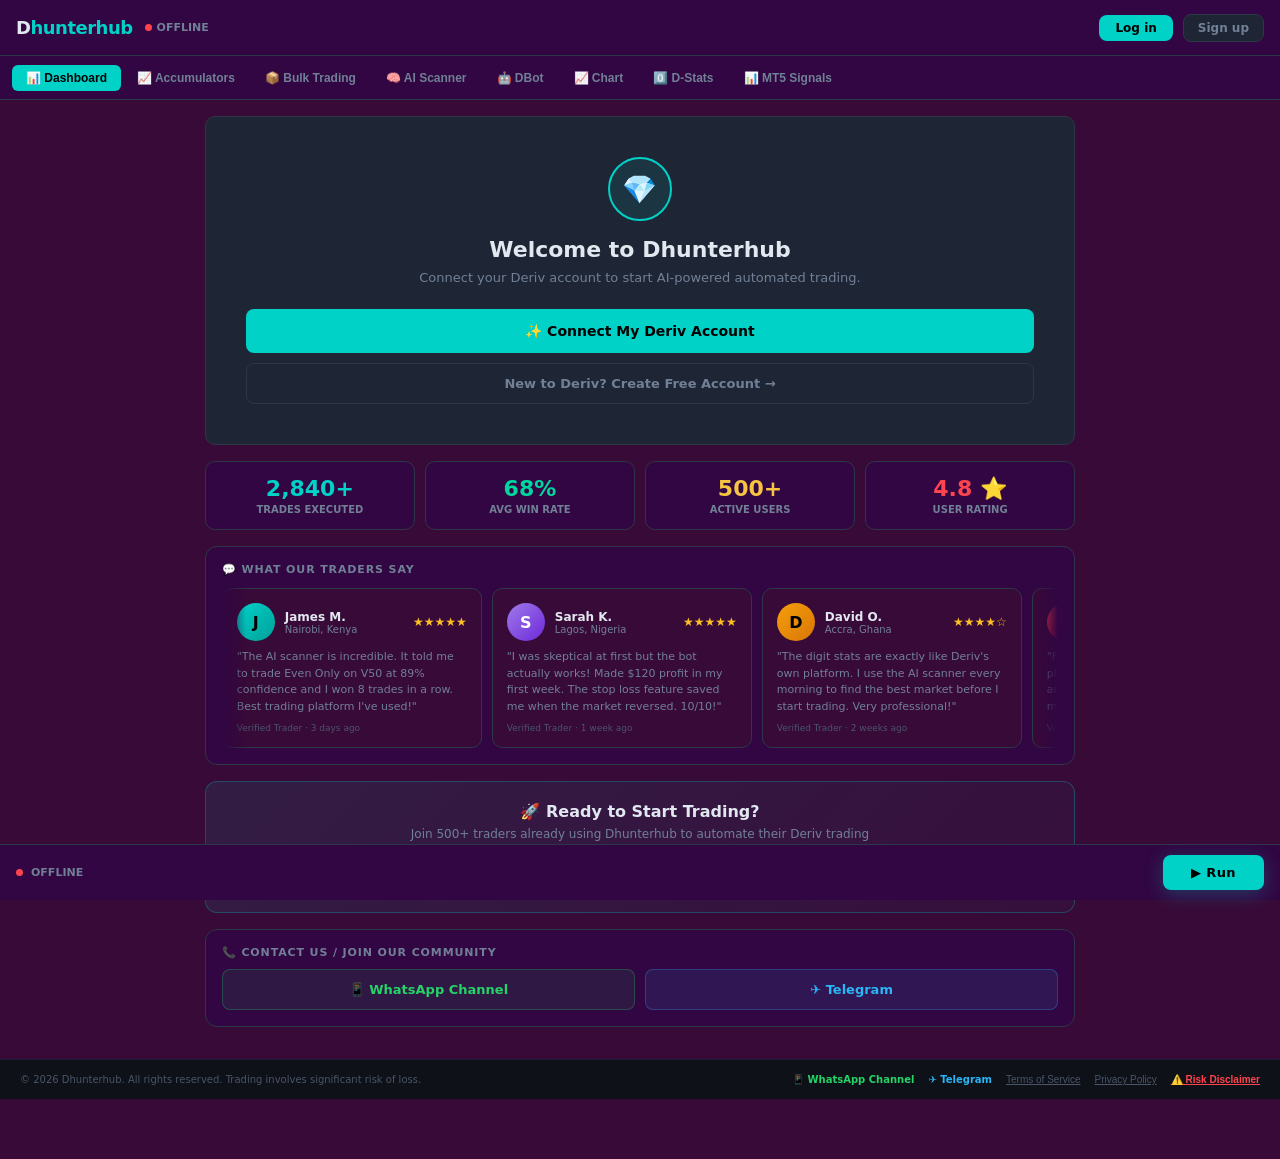
<file: index.html>
<!DOCTYPE html>
<html lang="en">
<head>
    <meta charset="UTF-8">
    <meta name="viewport" content="width=device-width, initial-scale=1.0">
    <title>Dhunterhub | Smart Trading Platform</title>

    <!-- Google tag (gtag.js) -->
    <script async src="https://www.googletagmanager.com/gtag/js?id=G-G6SW14MYN6"></script>
    <script>
        window.dataLayer = window.dataLayer || [];
        function gtag(){dataLayer.push(arguments);}
        gtag('js', new Date());
        gtag('config', 'G-G6SW14MYN6');
    </script>

    <!-- SEO Meta Tags -->
    <meta name="description" content="Dhunterhub — AI-powered automated trading platform built on Deriv. Real-time digit stats, AI scanner, automated bots, 68% avg win rate. Connect your Deriv account and start trading smarter.">
    <meta name="keywords" content="Deriv trading bot, automated trading, AI trading, digit stats, Deriv third party, trading platform, volatility indices bot">
    <meta name="author" content="Dhunterhub">
    <meta name="robots" content="index, follow">

    <!-- Favicon — shows logo in browser tab and Google results -->
    <link rel="icon" type="image/png" href="logo.png">
    <link rel="apple-touch-icon" href="logo.png">
    <link rel="shortcut icon" href="logo.png">

    <!-- Open Graph — for WhatsApp, Facebook, Twitter previews -->
    <meta property="og:title" content="Dhunterhub | Smart AI Trading Platform">
    <meta property="og:description" content="AI-powered automated trading on Deriv. Real-time signals, digit stats, automated bots. Start trading smarter today.">
    <meta property="og:image" content="https://dhunterhub.com/logo.png">
    <meta property="og:url" content="https://dhunterhub.com">
    <meta property="og:type" content="website">
    <meta property="og:site_name" content="Dhunterhub">

    <!-- Twitter Card -->
    <meta name="twitter:card" content="summary">
    <meta name="twitter:title" content="Dhunterhub | Smart AI Trading Platform">
    <meta name="twitter:description" content="AI-powered automated trading on Deriv. Real-time signals, digit stats, automated bots.">
    <meta name="twitter:image" content="https://dhunterhub.com/logo.png">

    <!-- Canonical URL -->
    <link rel="canonical" href="https://dhunterhub.com">

    <style>
/* ============================================================
   DHUNTERHUB — Clean Dark Theme (Deriv-inspired)
   ============================================================ */
*,*::before,*::after{box-sizing:border-box;margin:0;padding:0;}
::-webkit-scrollbar{width:4px;height:4px;}
::-webkit-scrollbar-track{background:#122768;}
::-webkit-scrollbar-thumb{background:#3a69bb;border-radius:2px;}
::-webkit-scrollbar-thumb:hover{background:#0d3479;}
:root{
    --bg:#380a38;
    --bg2:#310642;
    --bg3:#1e2534;
    --card:#1e2534;
    --border:#2d3748;
    --text:#e2e8f0;
    --muted:#718096;
    --dim:#4a5568;
    --pink:#ff444f;
    --teal:#00d2c8;
    --green:#00d79e;
    --red:#ff444f;
    --amber:#f6c343;
    --blue:#4299e1;
    --purple:#9f7aea;
}
body{font-family:'Inter',system-ui,sans-serif;background:var(--bg);color:var(--text);min-height:100vh;overflow-x:hidden;display:flex;flex-direction:column;user-select:none;padding-bottom:0;}
::selection{background:#ff444f33;color:#fff;}

/* ── Header ── */
header{height:56px;background:var(--bg2);border-bottom:1px solid var(--border);display:flex;align-items:center;justify-content:space-between;padding:0 16px;flex-shrink:0;}
.logo{font-size:18px;font-weight:900;letter-spacing:-.5px;}
.logo span{color:var(--teal);}
.header-right{display:flex;align-items:center;gap:10px;}
.balance-badge{background:var(--bg3);border:1px solid var(--border);border-radius:8px;padding:5px 12px;font-size:12px;font-weight:700;color:var(--teal);display:flex;align-items:center;gap:6px;}
.status-dot{width:7px;height:7px;border-radius:50%;background:var(--red);flex-shrink:0;}
.status-dot.live{background:var(--green);}

/* ── Nav ── */
nav{height:44px;background:var(--bg2);border-bottom:1px solid var(--border);display:flex;align-items:center;padding:0 12px;gap:2px;flex-shrink:0;overflow-x:auto;}
.tab-btn{padding:6px 14px;border-radius:6px;font-size:12px;font-weight:600;white-space:nowrap;color:var(--muted);cursor:pointer;border:none;background:transparent;transition:all .15s;}
.tab-btn:hover{background:var(--bg3);color:var(--text);}
.tab-btn.active{background:var(--teal);color:#000;font-weight:700;}

/* ── Main ── */
/* The whole page scrolls as one normal document now (sticky-footer
   pattern below) instead of each pane scrolling in an isolated,
   height-clipped box — that isolation was what squeezed the footer up
   against page content. `main` still fills any leftover viewport space
   when content is short, so the footer naturally sits at the bottom
   instead of floating mid-page. */
main{flex:1;position:relative;}
.tab-pane{display:none;width:100%;}
.tab-pane.active{display:flex;}
.tab-pane.scroll{display:none;}
.tab-pane.scroll.active{display:block;}
/* DBot and Chart are full-height "app" views (sidebars, live chart) —
   give them a real minimum height so they still fill the screen the way
   they always did, without clipping the page if their own internal
   panels ever need more room than the viewport. */
#bot-pane.active,#chart-pane.active{min-height:calc(100vh - 156px);}

/* ── Inputs/Select ── */
input,select{background:var(--bg);border:1px solid var(--border);color:var(--text);border-radius:6px;padding:7px 10px;font-size:12px;outline:none;font-family:inherit;width:100%;transition:border-color .15s;}
input:focus,select:focus{border-color:var(--teal);}
select option{background:var(--bg2);}
input::placeholder{color:var(--dim);}

/* ── Buttons ── */
.btn{border:none;border-radius:8px;font-weight:700;cursor:pointer;transition:all .15s;display:inline-flex;align-items:center;justify-content:center;gap:6px;font-family:inherit;}
.btn-teal{background:var(--teal);color:#000;}
.btn-teal:hover{opacity:.9;transform:translateY(-1px);}
.btn-red{background:var(--red);color:#fff;}
.btn-red:hover{opacity:.9;}
.btn-green{background:var(--green);color:#000;}
.btn-green:hover{opacity:.9;}
.btn-ghost{background:var(--bg3);color:var(--muted);border:1px solid var(--border);}
.btn-ghost:hover{color:var(--text);border-color:var(--teal);}
.btn-amber{background:var(--amber);color:#000;}
.btn-run{background:var(--teal);color:#000;font-size:14px;font-weight:900;padding:14px 32px;border-radius:8px;letter-spacing:.03em;box-shadow:0 4px 20px #00d2c844;}
.btn-run:hover{opacity:.9;transform:translateY(-1px);}
.btn-stop{background:var(--red);color:#fff;font-size:14px;font-weight:900;padding:14px 32px;border-radius:8px;}

/* ── Cards ── */
.card{background:var(--card);border:1px solid var(--border);border-radius:10px;}
.card-sm{background:var(--bg2);border:1px solid var(--border);border-radius:8px;}

/* ── Badge ── */
.badge{display:inline-flex;align-items:center;padding:2px 8px;border-radius:20px;font-size:10px;font-weight:700;}
.badge-green{background:#00d79e18;color:var(--green);border:1px solid #00d79e33;}
.badge-red{background:#ff444f18;color:var(--red);border:1px solid #ff444f33;}
.badge-amber{background:#f6c34318;color:var(--amber);border:1px solid #f6c34333;}
.badge-teal{background:#00d2c818;color:var(--teal);border:1px solid #00d2c833;}
.badge-purple{background:#9f7aea18;color:var(--purple);border:1px solid #9f7aea33;}
.badge-blue{background:#4299e118;color:var(--blue);border:1px solid #4299e133;}

/* ── Separator ── */
.sep{border:none;border-top:1px solid var(--border);}

/* ── Sidebar ── */
.sidebar{width:240px;flex-shrink:0;background:var(--bg2);border-right:1px solid var(--border);display:flex;flex-direction:column;overflow:hidden;}
.sidebar-right{width:280px;flex-shrink:0;background:var(--bg2);border-left:1px solid var(--border);display:flex;flex-direction:column;overflow:hidden;}

/* ── Section header ── */
.sec-head{font-size:10px;font-weight:700;color:var(--muted);text-transform:uppercase;letter-spacing:.08em;padding:10px 14px 6px;}

/* ── Bot bar ── */
#bot-bar{position:fixed;bottom:0;left:0;right:0;z-index:999;background:var(--bg2);border-top:1px solid var(--border);padding:10px 16px;display:flex;align-items:center;gap:12px;}
body{padding-bottom:60px;}

/* ── D-Circles ── */
.d-circle{width:66px;height:66px;border-radius:50%;display:flex;flex-direction:column;align-items:center;justify-content:center;cursor:pointer;border:2px solid var(--border);background:var(--bg3);transition:all .2s;user-select:none;}
.d-circle:hover{transform:scale(1.08);}
.d-circle.r0{background:linear-gradient(135deg,#00d79e,#00a07a);border-color:#00d79e;color:#000;}
.d-circle.r1{background:linear-gradient(135deg,#00d2c8,#008a84);border-color:#00d2c8;color:#000;}
.d-circle.r8{background:linear-gradient(135deg,#f6c343,#c49a00);border-color:#f6c343;color:#000;}
.d-circle.r9{background:linear-gradient(135deg,#ff444f,#c0001a);border-color:#ff444f;color:#fff;}
.d-circle.pred{box-shadow:0 0 0 3px var(--teal),0 0 16px #00d2c844;}

/* ── Transaction rows (like screenshot) ── */
.tx-row{display:flex;align-items:center;padding:12px 16px;border-bottom:1px solid var(--border);gap:12px;font-size:12px;transition:background .15s;}
.tx-row:hover{background:var(--bg3);}
.tx-type-icon{width:44px;height:44px;border-radius:8px;background:var(--bg3);display:flex;align-items:center;justify-content:center;flex-shrink:0;font-size:18px;}
.tx-spots{flex:1;}
.tx-entry{display:flex;align-items:center;gap:6px;margin-bottom:4px;}
.tx-exit{display:flex;align-items:center;gap:6px;}
.spot-dot{width:8px;height:8px;border-radius:50%;flex-shrink:0;}
.spot-dot.entry{background:var(--red);}
.spot-dot.exit{background:transparent;border:2px solid var(--muted);}
.tx-price{color:var(--text);font-family:monospace;font-weight:600;}
.tx-pnl{text-align:right;}
.tx-stake{color:var(--muted);font-size:11px;}
.tx-profit{color:var(--green);font-weight:700;font-size:13px;}
.tx-profit.loss{color:var(--red);}

/* ── Summary bottom bar (like screenshot) ── */
.summary-bar{background:var(--bg2);border-top:1px solid var(--border);padding:14px 16px;display:grid;grid-template-columns:1fr 1fr 1fr;gap:12px;flex-shrink:0;}
.summary-item{text-align:center;}
.summary-label{font-size:10px;color:var(--muted);margin-bottom:4px;font-weight:600;text-transform:uppercase;}
.summary-value{font-size:15px;font-weight:900;}

/* ── Panel tabs (Summary/Transactions/Journal) ── */
.panel-tabs{display:flex;border-bottom:1px solid var(--border);flex-shrink:0;}
.panel-tab{flex:1;padding:10px;text-align:center;font-size:12px;font-weight:600;color:var(--muted);cursor:pointer;border:none;background:transparent;border-bottom:2px solid transparent;transition:all .15s;}
.panel-tab.active{color:var(--teal);border-bottom-color:var(--teal);}

/* ── AI Scanner ── */
.scanner-signal{background:var(--bg3);border:1px solid var(--border);border-radius:8px;padding:12px;transition:all .15s;}
.scanner-signal.strong{border-color:var(--green);}
.scanner-signal.medium{border-color:var(--amber);}

/* ── Market selector ── */
.market-item{padding:8px 12px;cursor:pointer;border-radius:6px;font-size:12px;font-weight:500;color:var(--muted);display:flex;align-items:center;gap:8px;transition:all .15s;border-left:3px solid transparent;}
.market-item:hover{background:var(--bg3);color:var(--text);}
.market-item.active{background:#00d2c810;color:var(--teal);border-left-color:var(--teal);}

/* ── Progress bar ── */
.pbar{height:4px;background:var(--border);border-radius:2px;overflow:hidden;}
.pbar-fill{height:100%;border-radius:2px;transition:width .6s;}

/* ── Notification ── */
#notif-wrap{position:fixed;top:70px;right:14px;z-index:9999;display:flex;flex-direction:column;gap:8px;max-width:290px;pointer-events:none;}
.notif{background:var(--bg3);border:1px solid var(--teal);border-radius:10px;padding:12px 14px;box-shadow:0 8px 24px #00000055;animation:nIn .3s ease;pointer-events:all;}
.notif.err{border-color:var(--red);}
.notif.warn{border-color:var(--amber);}
@keyframes nIn{from{opacity:0;transform:translateX(20px);}to{opacity:1;transform:translateX(0);}}

/* ── Journal line ── */
.jline{font-size:10px;padding:2px 0;font-family:monospace;}
.jline.w{color:var(--green);}
.jline.l{color:var(--red);}
.jline.i{color:var(--blue);}
.jline.x{color:var(--amber);}
.jline.d{color:var(--muted);}

/* ── Dir button ── */
.dir-btn{padding:6px 14px;border-radius:6px;font-size:11px;font-weight:700;border:1px solid var(--border);background:var(--bg);color:var(--muted);cursor:pointer;transition:all .15s;}
.dir-btn.pos{border-color:var(--teal);background:#00d2c814;color:var(--teal);}
.dir-btn.neg{border-color:var(--red);background:#ff444f14;color:var(--red);}

/* ── Chart iframe ── */
.chart-frame{flex:1;border:none;width:100%;min-height:0;display:block;}

/* ── Iframe container ── */
.iframe-wrap{flex:1;display:flex;flex-direction:column;overflow:hidden;min-height:0;}

/* ── Accumulators — compact responsive layout ── */
#accu-pane{padding:12px;}
#accu-pane .accu-wrap{max-width:clamp(900px, 76vw, 1400px);margin:0 auto;display:flex;flex-direction:column;gap:10px;}
.accu-row-2{display:grid;grid-template-columns:1fr 1fr;gap:10px;}
.accu-row-3{display:grid;grid-template-columns:1fr 1fr 1fr;gap:8px;}
.accu-card{padding:12px;}

/* ── APA style selector ── */
.apa-style-btn.apa-style-active{border-color:var(--teal);background:#00d2c814;color:var(--teal);}
.apa-style-btn.apa-style-active span{color:inherit;}

/* ── MT5 Signals — Active Signals / Signal History grids ──
   Desktop/tablet: multi-column, auto-fill. Mobile: single readable
   column (see media query below) — these sections are core MT5 Signals
   functionality and must render identically on every screen size, only
   the column count changes. */
.mt5-signal-grid{display:grid;grid-template-columns:repeat(auto-fill,minmax(260px,1fr));gap:10px;}
.mt5-history-grid{grid-template-columns:repeat(auto-fill,minmax(240px,1fr));}
.mt5-tab-btn{white-space:nowrap;}

/* ── Large desktop — a little extra breathing room, not a redesign.
   Panes use responsive clamp() max-widths already (see inline styles /
   .accu-wrap above), so wide monitors get a genuinely wider workspace
   with more auto-fill grid columns, instead of one narrow centered
   column with empty space on both sides. This tier just adds padding
   comfort on top of that — mobile is completely untouched. ── */
@media(min-width:1440px){
    #dashboard-pane,#digits-pane,#scanner-pane,#bulk-pane,#mt5-pane{padding:24px 32px;}
    #accu-pane{padding:24px 32px;}
}
@media(min-width:1920px){
    #dashboard-pane,#digits-pane,#scanner-pane,#bulk-pane,#mt5-pane{padding:28px 48px;}
    #accu-pane{padding:28px 48px;}
}

@media(max-width:768px){
    /* Hide sidebars by default on mobile */
    .sidebar,.sidebar-right{ display:none; }

    /* DBot mobile layout — show settings as bottom sheet */
    #bot-pane.active { flex-direction: column !important; }
    #bot-pane .sidebar {
        display: flex !important;
        width: 100% !important;
        max-height: 0;
        overflow: hidden;
        transition: max-height 0.3s ease;
        border-right: none !important;
        border-top: 1px solid var(--border);
        order: 2;
    }
    #bot-pane .sidebar.mobile-open {
        max-height: 70vh;
        overflow-y: auto;
    }
    #bot-pane > div:not(.sidebar):not(.sidebar-right) {
        order: 1;
        min-height: 0;
        flex: 1;
    }
    /* Hide right AI panel on mobile */
    #bot-pane .sidebar-right { display: none !important; }

    /* Mobile bot toggle button */
    #mobile-bot-settings-btn {
        display: flex !important;
    }

    /* Accumulators — stack to single column on mobile */
    .accu-row-2,.accu-row-3{grid-template-columns:1fr;}
    #accu-pane{padding:10px;}

    /* MT5 Signals — Active Signals and Signal History remain fully visible
       and scrollable on mobile; only the grid drops to a single column so
       nothing gets clipped by the page's overflow-x:hidden at narrow
       widths. Nothing is hidden with display:none here. */
    .mt5-signal-grid,.mt5-history-grid{grid-template-columns:1fr;}
    #mt5-pane{padding:10px;}
    #mt5-pane .accu-card{padding:10px;}
    #mt5-pane select{font-size:12px;}
}
@media(min-width:769px){
    #mobile-bot-settings-btn { display: none !important; }
}
/* ── Testimonials marquee — auto-scrolls right to left ── */
.testimonial-viewport{overflow:hidden;position:relative;-webkit-mask-image:linear-gradient(90deg,transparent,#000 24px,#000 calc(100% - 24px),transparent);mask-image:linear-gradient(90deg,transparent,#000 24px,#000 calc(100% - 24px),transparent);}
.testimonial-track{display:flex;flex-direction:row;gap:10px;width:max-content;animation:testimonialMarquee 42s linear infinite;}
.testimonial-viewport:hover .testimonial-track{animation-play-state:paused;}
@keyframes testimonialMarquee{from{transform:translateX(0);}to{transform:translateX(-50%);}}
@media(max-width:768px){.testimonial-track{animation-duration:30s;}}
    </style>
</head>
<body>

<!-- Notifications -->
<div id="notif-wrap"></div>

<!-- ═══ HEADER ═══ -->
<header>
    <div style="display:flex;align-items:center;gap:12px;">
        <div class="logo">D<span>hunterhub</span></div>
        <div style="display:flex;align-items:center;gap:5px;">
            <span class="status-dot" id="status-dot"></span>
            <span id="status-text" style="font-size:11px;font-weight:700;color:var(--muted);">OFFLINE</span>
        </div>
    </div>
    <div class="header-right">
        <div id="acct-wrap" style="display:none;align-items:center;gap:8px;">
            <select id="acct-switcher" onchange="switchAccount(this.value)" style="width:auto;font-size:11px;padding:4px 8px;"></select>
            <div class="balance-badge">💰 <span id="balance">0.00 USD</span></div>
            <button onclick="revokeAccess()" class="btn btn-ghost" style="font-size:10px;padding:4px 10px;color:#f87171;border-color:#f87171;" title="Disconnect Deriv Account">🔓 Logout</button>
        </div>
        <button onclick="loginWithDeriv()" id="btn-login" class="btn btn-teal" style="font-size:12px;padding:6px 16px;">Log in</button>
        <button onclick="signUpWithDeriv()" id="btn-signup" class="btn btn-ghost" style="font-size:12px;padding:6px 14px;">Sign up</button>
    </div>
</header>

<!-- ═══ NAV ═══ -->
<nav>
    <button id="tab-btn-dashboard" onclick="switchTab('dashboard')" class="tab-btn active">📊 Dashboard</button>
    <button id="tab-btn-accu"      onclick="switchTab('accu')"      class="tab-btn">📈 Accumulators</button>
    <button id="tab-btn-bulk"      onclick="switchTab('bulk')"      class="tab-btn">📦 Bulk Trading</button>
    <button id="tab-btn-scanner"   onclick="switchTab('scanner')"   class="tab-btn">🧠 AI Scanner</button>
    <button id="tab-btn-bot"       onclick="switchTab('bot')"       class="tab-btn">🤖 DBot</button>
    <button id="tab-btn-chart"     onclick="switchTab('chart')"     class="tab-btn">📈 Chart</button>
    <button id="tab-btn-digits"    onclick="switchTab('digits')"    class="tab-btn">0️⃣ D-Stats</button>
    <button id="tab-btn-mt5"       onclick="switchTab('mt5')"       class="tab-btn">📊 MT5 Signals</button>
</nav>

<!-- ═══ MAIN ═══ -->
<main>

<!-- ── DASHBOARD ── -->
<div id="dashboard-pane" class="tab-pane scroll active" style="padding:16px;">
    <div style="max-width:clamp(680px, 68vw, 1100px);margin:0 auto;">

        <!-- Auth card -->
        <div id="auth-card" class="card" style="padding:40px;text-align:center;margin-bottom:16px;">
            <div style="width:64px;height:64px;border-radius:50%;background:#00d2c818;border:2px solid var(--teal);display:flex;align-items:center;justify-content:center;font-size:28px;margin:0 auto 16px;">💎</div>
            <h2 style="font-size:22px;font-weight:900;margin-bottom:8px;">Welcome to Dhunterhub</h2>
            <p style="color:var(--muted);font-size:13px;margin-bottom:24px;">Connect your Deriv account to start AI-powered automated trading.</p>
            <button onclick="loginWithDeriv()" class="btn btn-teal" style="width:100%;padding:14px;font-size:14px;border-radius:8px;margin-bottom:10px;">✨ Connect My Deriv Account</button>
            <button onclick="signUpWithDeriv()" class="btn btn-ghost" style="width:100%;padding:12px;font-size:13px;border-radius:8px;">New to Deriv? Create Free Account →</button>
            <div id="conn-status" style="display:none;margin-top:12px;font-size:11px;padding:10px;border-radius:8px;border:1px solid var(--border);color:var(--muted);"></div>
        </div>

        <!-- Testimonials & Stats — always visible -->
        <div style="margin-bottom:16px;">

            <!-- Platform stats bar -->
            <div style="display:grid;grid-template-columns:repeat(4,1fr);gap:10px;margin-bottom:16px;">
                <div style="background:var(--bg2);border:1px solid var(--border);border-radius:10px;padding:14px;text-align:center;">
                    <div style="font-size:22px;font-weight:900;color:var(--teal);">2,840+</div>
                    <div style="font-size:10px;color:var(--muted);margin-top:3px;text-transform:uppercase;font-weight:700;">Trades Executed</div>
                </div>
                <div style="background:var(--bg2);border:1px solid var(--border);border-radius:10px;padding:14px;text-align:center;">
                    <div style="font-size:22px;font-weight:900;color:var(--green);">68%</div>
                    <div style="font-size:10px;color:var(--muted);margin-top:3px;text-transform:uppercase;font-weight:700;">Avg Win Rate</div>
                </div>
                <div style="background:var(--bg2);border:1px solid var(--border);border-radius:10px;padding:14px;text-align:center;">
                    <div style="font-size:22px;font-weight:900;color:var(--amber);">500+</div>
                    <div style="font-size:10px;color:var(--muted);margin-top:3px;text-transform:uppercase;font-weight:700;">Active Users</div>
                </div>
                <div style="background:var(--bg2);border:1px solid var(--border);border-radius:10px;padding:14px;text-align:center;">
                    <div style="font-size:22px;font-weight:900;color:#ff444f;">4.8 ⭐</div>
                    <div style="font-size:10px;color:var(--muted);margin-top:3px;text-transform:uppercase;font-weight:700;">User Rating</div>
                </div>
            </div>

            <!-- Testimonials -->
            <div style="background:var(--bg2);border:1px solid var(--border);border-radius:12px;padding:16px;margin-bottom:16px;">
                <div style="font-size:11px;font-weight:900;color:var(--muted);text-transform:uppercase;letter-spacing:.08em;margin-bottom:12px;">💬 What Our Traders Say</div>
                <div class="testimonial-viewport">
                <div class="testimonial-track">

                    <!-- Testimonial 1 -->
                    <div style="background:var(--bg);border:1px solid var(--border);border-radius:10px;padding:14px;min-width:260px;max-width:260px;scroll-snap-align:start;flex-shrink:0;">
                        <div style="display:flex;align-items:center;gap:10px;margin-bottom:8px;">
                            <div style="width:38px;height:38px;border-radius:50%;background:linear-gradient(135deg,#00d2c8,#00a09a);display:flex;align-items:center;justify-content:center;font-size:16px;font-weight:900;color:#000;flex-shrink:0;">J</div>
                            <div>
                                <div style="font-size:12px;font-weight:900;color:var(--text);">James M.</div>
                                <div style="font-size:10px;color:var(--muted);">Nairobi, Kenya</div>
                            </div>
                            <div style="margin-left:auto;color:#fbbf24;font-size:12px;">★★★★★</div>
                        </div>
                        <p style="font-size:11px;color:var(--muted);line-height:1.5;">"The AI scanner is incredible. It told me to trade Even Only on V50 at 89% confidence and I won 8 trades in a row. Best trading platform I've used!"</p>
                        <div style="font-size:9px;color:var(--dim);margin-top:8px;">Verified Trader · 3 days ago</div>
                    </div>

                    <!-- Testimonial 2 -->
                    <div style="background:var(--bg);border:1px solid var(--border);border-radius:10px;padding:14px;min-width:260px;max-width:260px;scroll-snap-align:start;flex-shrink:0;">
                        <div style="display:flex;align-items:center;gap:10px;margin-bottom:8px;">
                            <div style="width:38px;height:38px;border-radius:50%;background:linear-gradient(135deg,#9f7aea,#6d28d9);display:flex;align-items:center;justify-content:center;font-size:16px;font-weight:900;color:#fff;flex-shrink:0;">S</div>
                            <div>
                                <div style="font-size:12px;font-weight:900;color:var(--text);">Sarah K.</div>
                                <div style="font-size:10px;color:var(--muted);">Lagos, Nigeria</div>
                            </div>
                            <div style="margin-left:auto;color:#fbbf24;font-size:12px;">★★★★★</div>
                        </div>
                        <p style="font-size:11px;color:var(--muted);line-height:1.5;">"I was skeptical at first but the bot actually works! Made $120 profit in my first week. The stop loss feature saved me when the market reversed. 10/10!"</p>
                        <div style="font-size:9px;color:var(--dim);margin-top:8px;">Verified Trader · 1 week ago</div>
                    </div>

                    <!-- Testimonial 3 -->
                    <div style="background:var(--bg);border:1px solid var(--border);border-radius:10px;padding:14px;min-width:260px;max-width:260px;scroll-snap-align:start;flex-shrink:0;">
                        <div style="display:flex;align-items:center;gap:10px;margin-bottom:8px;">
                            <div style="width:38px;height:38px;border-radius:50%;background:linear-gradient(135deg,#f59e0b,#d97706);display:flex;align-items:center;justify-content:center;font-size:16px;font-weight:900;color:#000;flex-shrink:0;">D</div>
                            <div>
                                <div style="font-size:12px;font-weight:900;color:var(--text);">David O.</div>
                                <div style="font-size:10px;color:var(--muted);">Accra, Ghana</div>
                            </div>
                            <div style="margin-left:auto;color:#fbbf24;font-size:12px;">★★★★☆</div>
                        </div>
                        <p style="font-size:11px;color:var(--muted);line-height:1.5;">"The digit stats are exactly like Deriv's own platform. I use the AI scanner every morning to find the best market before I start trading. Very professional!"</p>
                        <div style="font-size:9px;color:var(--dim);margin-top:8px;">Verified Trader · 2 weeks ago</div>
                    </div>

                    <!-- Testimonial 4 -->
                    <div style="background:var(--bg);border:1px solid var(--border);border-radius:10px;padding:14px;min-width:260px;max-width:260px;scroll-snap-align:start;flex-shrink:0;">
                        <div style="display:flex;align-items:center;gap:10px;margin-bottom:8px;">
                            <div style="width:38px;height:38px;border-radius:50%;background:linear-gradient(135deg,#ff444f,#c0001a);display:flex;align-items:center;justify-content:center;font-size:16px;font-weight:900;color:#fff;flex-shrink:0;">A</div>
                            <div>
                                <div style="font-size:12px;font-weight:900;color:var(--text);">Amina B.</div>
                                <div style="font-size:10px;color:var(--muted);">Dar es Salaam, Tanzania</div>
                            </div>
                            <div style="margin-left:auto;color:#fbbf24;font-size:12px;">★★★★★</div>
                        </div>
                        <p style="font-size:11px;color:var(--muted);line-height:1.5;">"Finally a platform that works on my phone! The AI auto-update feature is amazing — it changes direction based on market conditions automatically. Love it!"</p>
                        <div style="font-size:9px;color:var(--dim);margin-top:8px;">Verified Trader · 5 days ago</div>
                    </div>

                    <!-- Testimonial 5 -->
                    <div style="background:var(--bg);border:1px solid var(--border);border-radius:10px;padding:14px;min-width:260px;max-width:260px;scroll-snap-align:start;flex-shrink:0;">
                        <div style="display:flex;align-items:center;gap:10px;margin-bottom:8px;">
                            <div style="width:38px;height:38px;border-radius:50%;background:linear-gradient(135deg,#10b981,#059669);display:flex;align-items:center;justify-content:center;font-size:16px;font-weight:900;color:#fff;flex-shrink:0;">P</div>
                            <div>
                                <div style="font-size:12px;font-weight:900;color:var(--text);">Peter N.</div>
                                <div style="font-size:10px;color:var(--muted);">Kampala, Uganda</div>
                            </div>
                            <div style="margin-left:auto;color:#fbbf24;font-size:12px;">★★★★★</div>
                        </div>
                        <p style="font-size:11px;color:var(--muted);line-height:1.5;">"The martingale with stop loss is perfectly balanced. I set $5 stop loss and $20 take profit and the bot handles everything. Withdrew $200 this month!"</p>
                        <div style="font-size:9px;color:var(--dim);margin-top:8px;">Verified Trader · 1 week ago</div>
                    </div>

                    <!-- Testimonial 6 -->
                    <div style="background:var(--bg);border:1px solid var(--border);border-radius:10px;padding:14px;min-width:260px;max-width:260px;scroll-snap-align:start;flex-shrink:0;">
                        <div style="display:flex;align-items:center;gap:10px;margin-bottom:8px;">
                            <div style="width:38px;height:38px;border-radius:50%;background:linear-gradient(135deg,#3b82f6,#1d4ed8);display:flex;align-items:center;justify-content:center;font-size:16px;font-weight:900;color:#fff;flex-shrink:0;">R</div>
                            <div>
                                <div style="font-size:12px;font-weight:900;color:var(--text);">Ruth W.</div>
                                <div style="font-size:10px;color:var(--muted);">Mombasa, Kenya</div>
                            </div>
                            <div style="margin-left:auto;color:#fbbf24;font-size:12px;">★★★★★</div>
                        </div>
                        <p style="font-size:11px;color:var(--muted);line-height:1.5;">"I connected my Deriv account in less than a minute. The interface is clean and easy to understand even for beginners. The AI signals are spot on!"</p>
                        <div style="font-size:9px;color:var(--dim);margin-top:8px;">Verified Trader · 3 days ago</div>
                    </div>

                    <!-- Duplicate set — makes the right-to-left marquee loop seamlessly -->
                    <div style="background:var(--bg);border:1px solid var(--border);border-radius:10px;padding:14px;min-width:260px;max-width:260px;flex-shrink:0;" aria-hidden="true">
                        <div style="display:flex;align-items:center;gap:10px;margin-bottom:8px;">
                            <div style="width:38px;height:38px;border-radius:50%;background:linear-gradient(135deg,#00d2c8,#00a09a);display:flex;align-items:center;justify-content:center;font-size:16px;font-weight:900;color:#000;flex-shrink:0;">J</div>
                            <div>
                                <div style="font-size:12px;font-weight:900;color:var(--text);">James M.</div>
                                <div style="font-size:10px;color:var(--muted);">Nairobi, Kenya</div>
                            </div>
                            <div style="margin-left:auto;color:#fbbf24;font-size:12px;">★★★★★</div>
                        </div>
                        <p style="font-size:11px;color:var(--muted);line-height:1.5;">"The AI scanner is incredible. It told me to trade Even Only on V50 at 89% confidence and I won 8 trades in a row. Best trading platform I've used!"</p>
                        <div style="font-size:9px;color:var(--dim);margin-top:8px;">Verified Trader · 3 days ago</div>
                    </div>

                    <div style="background:var(--bg);border:1px solid var(--border);border-radius:10px;padding:14px;min-width:260px;max-width:260px;flex-shrink:0;" aria-hidden="true">
                        <div style="display:flex;align-items:center;gap:10px;margin-bottom:8px;">
                            <div style="width:38px;height:38px;border-radius:50%;background:linear-gradient(135deg,#9f7aea,#6d28d9);display:flex;align-items:center;justify-content:center;font-size:16px;font-weight:900;color:#fff;flex-shrink:0;">S</div>
                            <div>
                                <div style="font-size:12px;font-weight:900;color:var(--text);">Sarah K.</div>
                                <div style="font-size:10px;color:var(--muted);">Lagos, Nigeria</div>
                            </div>
                            <div style="margin-left:auto;color:#fbbf24;font-size:12px;">★★★★★</div>
                        </div>
                        <p style="font-size:11px;color:var(--muted);line-height:1.5;">"I was skeptical at first but the bot actually works! Made $120 profit in my first week. The stop loss feature saved me when the market reversed. 10/10!"</p>
                        <div style="font-size:9px;color:var(--dim);margin-top:8px;">Verified Trader · 1 week ago</div>
                    </div>

                    <div style="background:var(--bg);border:1px solid var(--border);border-radius:10px;padding:14px;min-width:260px;max-width:260px;flex-shrink:0;" aria-hidden="true">
                        <div style="display:flex;align-items:center;gap:10px;margin-bottom:8px;">
                            <div style="width:38px;height:38px;border-radius:50%;background:linear-gradient(135deg,#f59e0b,#d97706);display:flex;align-items:center;justify-content:center;font-size:16px;font-weight:900;color:#000;flex-shrink:0;">D</div>
                            <div>
                                <div style="font-size:12px;font-weight:900;color:var(--text);">David O.</div>
                                <div style="font-size:10px;color:var(--muted);">Accra, Ghana</div>
                            </div>
                            <div style="margin-left:auto;color:#fbbf24;font-size:12px;">★★★★☆</div>
                        </div>
                        <p style="font-size:11px;color:var(--muted);line-height:1.5;">"The digit stats are exactly like Deriv's own platform. I use the AI scanner every morning to find the best market before I start trading. Very professional!"</p>
                        <div style="font-size:9px;color:var(--dim);margin-top:8px;">Verified Trader · 2 weeks ago</div>
                    </div>

                    <div style="background:var(--bg);border:1px solid var(--border);border-radius:10px;padding:14px;min-width:260px;max-width:260px;flex-shrink:0;" aria-hidden="true">
                        <div style="display:flex;align-items:center;gap:10px;margin-bottom:8px;">
                            <div style="width:38px;height:38px;border-radius:50%;background:linear-gradient(135deg,#ff444f,#c0001a);display:flex;align-items:center;justify-content:center;font-size:16px;font-weight:900;color:#fff;flex-shrink:0;">A</div>
                            <div>
                                <div style="font-size:12px;font-weight:900;color:var(--text);">Amina B.</div>
                                <div style="font-size:10px;color:var(--muted);">Dar es Salaam, Tanzania</div>
                            </div>
                            <div style="margin-left:auto;color:#fbbf24;font-size:12px;">★★★★★</div>
                        </div>
                        <p style="font-size:11px;color:var(--muted);line-height:1.5;">"Finally a platform that works on my phone! The AI auto-update feature is amazing — it changes direction based on market conditions automatically. Love it!"</p>
                        <div style="font-size:9px;color:var(--dim);margin-top:8px;">Verified Trader · 5 days ago</div>
                    </div>

                    <div style="background:var(--bg);border:1px solid var(--border);border-radius:10px;padding:14px;min-width:260px;max-width:260px;flex-shrink:0;" aria-hidden="true">
                        <div style="display:flex;align-items:center;gap:10px;margin-bottom:8px;">
                            <div style="width:38px;height:38px;border-radius:50%;background:linear-gradient(135deg,#10b981,#059669);display:flex;align-items:center;justify-content:center;font-size:16px;font-weight:900;color:#fff;flex-shrink:0;">P</div>
                            <div>
                                <div style="font-size:12px;font-weight:900;color:var(--text);">Peter N.</div>
                                <div style="font-size:10px;color:var(--muted);">Kampala, Uganda</div>
                            </div>
                            <div style="margin-left:auto;color:#fbbf24;font-size:12px;">★★★★★</div>
                        </div>
                        <p style="font-size:11px;color:var(--muted);line-height:1.5;">"The martingale with stop loss is perfectly balanced. I set $5 stop loss and $20 take profit and the bot handles everything. Withdrew $200 this month!"</p>
                        <div style="font-size:9px;color:var(--dim);margin-top:8px;">Verified Trader · 1 week ago</div>
                    </div>

                    <div style="background:var(--bg);border:1px solid var(--border);border-radius:10px;padding:14px;min-width:260px;max-width:260px;flex-shrink:0;" aria-hidden="true">
                        <div style="display:flex;align-items:center;gap:10px;margin-bottom:8px;">
                            <div style="width:38px;height:38px;border-radius:50%;background:linear-gradient(135deg,#3b82f6,#1d4ed8);display:flex;align-items:center;justify-content:center;font-size:16px;font-weight:900;color:#fff;flex-shrink:0;">R</div>
                            <div>
                                <div style="font-size:12px;font-weight:900;color:var(--text);">Ruth W.</div>
                                <div style="font-size:10px;color:var(--muted);">Mombasa, Kenya</div>
                            </div>
                            <div style="margin-left:auto;color:#fbbf24;font-size:12px;">★★★★★</div>
                        </div>
                        <p style="font-size:11px;color:var(--muted);line-height:1.5;">"I connected my Deriv account in less than a minute. The interface is clean and easy to understand even for beginners. The AI signals are spot on!"</p>
                        <div style="font-size:9px;color:var(--dim);margin-top:8px;">Verified Trader · 3 days ago</div>
                    </div>

                </div>
                </div>
            </div>

            <!-- CTA Banner -->
            <div style="background:linear-gradient(135deg,#00d2c818,#00d2c808);border:1px solid #00d2c844;border-radius:12px;padding:20px;text-align:center;margin-bottom:16px;">
                <div style="font-size:16px;font-weight:900;color:var(--text);margin-bottom:6px;">🚀 Ready to Start Trading?</div>
                <div style="font-size:12px;color:var(--muted);margin-bottom:14px;">Join 500+ traders already using Dhunterhub to automate their Deriv trading</div>
                <div style="display:flex;gap:10px;justify-content:center;flex-wrap:wrap;">
                    <button onclick="loginWithDeriv()" class="btn btn-teal" style="padding:10px 24px;font-size:13px;">✨ Connect My Deriv Account</button>
                    <button onclick="signUpWithDeriv()" class="btn" style="background:transparent;border:1px solid var(--teal);color:var(--teal);padding:10px 24px;font-size:13px;">New to Deriv? Sign Up Free</button>
                </div>
            </div>

            <!-- Contact / Community -->
            <div style="background:var(--bg2);border:1px solid var(--border);border-radius:12px;padding:16px;margin-bottom:16px;">
                <div style="font-size:11px;font-weight:900;color:var(--muted);text-transform:uppercase;letter-spacing:.08em;margin-bottom:10px;">📞 Contact Us / Join Our Community</div>
                <div style="display:flex;gap:10px;flex-wrap:wrap;">
                    <a href="https://wa.me/254763221954" target="_blank" rel="noopener"
                       class="btn" style="flex:1;min-width:200px;background:#25D36618;border:1px solid #25D36644;color:#25D366;padding:12px;font-size:13px;font-weight:700;text-decoration:none;">
                        📱 WhatsApp Channel
                    </a>
                    <a href="https://t.me/TradingSupportDesk" target="_blank" rel="noopener"
                       class="btn" style="flex:1;min-width:200px;background:#29b6f618;border:1px solid #29b6f644;color:#29b6f6;padding:12px;font-size:13px;font-weight:700;text-decoration:none;">
                        ✈️ Telegram
                    </a>
                </div>
            </div>
        </div>

        <!-- Post-login stats -->
        <div id="dash-stats" style="display:none;">
            <div style="display:grid;grid-template-columns:repeat(4,1fr);gap:10px;margin-bottom:14px;">
                <div class="card-sm" style="padding:12px;text-align:center;">
                    <div style="font-size:9px;color:var(--muted);margin-bottom:4px;text-transform:uppercase;font-weight:700;">Total Runs</div>
                    <div id="ds-runs" style="font-size:22px;font-weight:900;">0</div>
                </div>
                <div class="card-sm" style="padding:12px;text-align:center;">
                    <div style="font-size:9px;color:var(--muted);margin-bottom:4px;text-transform:uppercase;font-weight:700;">Win Rate</div>
                    <div id="ds-wr" style="font-size:22px;font-weight:900;color:var(--teal);">0%</div>
                </div>
                <div class="card-sm" style="padding:12px;text-align:center;">
                    <div style="font-size:9px;color:var(--muted);margin-bottom:4px;text-transform:uppercase;font-weight:700;">Profit/Loss</div>
                    <div id="ds-pl" style="font-size:22px;font-weight:900;">$0.00</div>
                </div>
                <div class="card-sm" style="padding:12px;text-align:center;">
                    <div style="font-size:9px;color:var(--muted);margin-bottom:4px;text-transform:uppercase;font-weight:700;">Active Bot</div>
                    <div id="ds-bot" style="font-size:11px;font-weight:900;color:var(--teal);overflow:hidden;text-overflow:ellipsis;white-space:nowrap;">None</div>
                </div>
            </div>
            <div class="card" style="padding:14px;">
                <div style="font-size:10px;font-weight:700;color:var(--muted);text-transform:uppercase;margin-bottom:10px;">Recent Trades</div>
                <div id="recent-trades"><div style="font-size:11px;color:var(--dim);text-align:center;padding:16px;">No trades yet</div></div>
            </div>
        </div>
    </div>
</div>

<!-- ── DBOT ── -->
<div id="bot-pane" class="tab-pane" style="flex-direction:row;">

    <!-- LEFT: Bot settings -->
    <div class="sidebar">
        <div class="sec-head">⚙️ Bot Settings</div>
        <div style="padding:12px;display:flex;flex-direction:column;gap:10px;overflow-y:auto;flex:1;">

            <!-- Active bot indicator -->
            <div class="card-sm" style="padding:10px;">
                <div style="font-size:9px;color:var(--muted);text-transform:uppercase;font-weight:700;margin-bottom:4px;">Active Bot</div>
                <div id="active-bot-name" style="font-size:13px;font-weight:900;color:var(--teal);">Configure below</div>
            </div>

            <div>
                <div style="font-size:9px;font-weight:700;color:var(--muted);text-transform:uppercase;margin-bottom:4px;">Market</div>
                <select id="bot-market" onchange="onMarketChange()">
                    <optgroup label="Continuous Indices">
                        <option value="R_10">Volatility 10 Index</option>
                        <option value="R_25">Volatility 25 Index</option>
                        <option value="R_50">Volatility 50 Index</option>
                        <option value="R_75">Volatility 75 Index</option>
                        <option value="R_100">Volatility 100 Index</option>
                    </optgroup>
                    <optgroup label="1s Indices">
                        <option value="1HZ10V">Volatility 10 (1s)</option>
                        <option value="1HZ25V">Volatility 25 (1s)</option>
                        <option value="1HZ50V">Volatility 50 (1s)</option>
                        <option value="1HZ75V">Volatility 75 (1s)</option>
                        <option value="1HZ100V">Volatility 100 (1s)</option>
                    </optgroup>
                    <optgroup label="Jump Indices">
                        <option value="jump_10">Jump 10 Index</option>
                        <option value="jump_25">Jump 25 Index</option>
                        <option value="jump_50">Jump 50 Index</option>
                        <option value="jump_75">Jump 75 Index</option>
                        <option value="jump_100">Jump 100 Index</option>
                    </optgroup>
                </select>
            </div>

            <div>
                <div style="font-size:9px;font-weight:700;color:var(--muted);text-transform:uppercase;margin-bottom:4px;">Trade Type</div>
                <select id="bot-type" onchange="onTypeChange()">
                    <option value="over_under">Over / Under</option>
                    <option value="even_odd">Even / Odd</option>
                    <option value="rise_fall">Rise / Fall</option>
                    <option value="only_ups_downs">Only Ups / Only Downs</option>
                </select>
            </div>

            <div>
                <div style="font-size:9px;font-weight:700;color:var(--muted);text-transform:uppercase;margin-bottom:6px;">Direction <span style="color:var(--red);">*</span></div>
                <div id="dir-controls" style="display:flex;gap:6px;flex-wrap:wrap;"></div>
            </div>

            <div id="pred-wrap">
                <div style="font-size:9px;font-weight:700;color:var(--muted);text-transform:uppercase;margin-bottom:4px;">Prediction (0–9)</div>
                <input type="number" id="bot-pred" value="5" min="0" max="9">
            </div>

            <div>
                <div style="font-size:9px;font-weight:700;color:var(--muted);text-transform:uppercase;margin-bottom:4px;">Duration (Ticks)</div>
                <input type="number" id="bot-dur" value="1" min="1" max="10">
            </div>

            <hr class="sep">
            <div style="font-size:9px;font-weight:900;color:var(--muted);text-transform:uppercase;letter-spacing:.06em;">💰 Money Management</div>

            <div>
                <div style="font-size:9px;font-weight:700;color:var(--muted);text-transform:uppercase;margin-bottom:4px;">Initial Stake (USD)</div>
                <input type="number" id="bot-stake" value="1.00" step="0.50" min="0.35">
            </div>

            <div>
                <div style="font-size:9px;font-weight:700;color:var(--muted);text-transform:uppercase;margin-bottom:4px;">Martingale ×</div>
                <input type="number" id="bot-mg" value="1.5" step="0.1" min="1">
            </div>

            <div style="display:grid;grid-template-columns:1fr 1fr;gap:8px;">
                <div>
                    <div style="font-size:9px;font-weight:700;color:var(--green);text-transform:uppercase;margin-bottom:4px;">Take Profit $</div>
                    <input type="number" id="bot-tp" value="20.00" style="color:var(--green);">
                </div>
                <div>
                    <div style="font-size:9px;font-weight:700;color:var(--red);text-transform:uppercase;margin-bottom:4px;">Stop Loss $</div>
                    <input type="number" id="bot-sl" value="1000.00" style="color:var(--red);">
                </div>
            </div>

            <!-- AI auto-update toggle -->
            <div class="card-sm" style="padding:10px;border-color:var(--teal);">
                <div style="display:flex;align-items:center;justify-content:space-between;margin-bottom:6px;">
                    <span style="font-size:11px;font-weight:700;color:var(--teal);">🧠 AI Auto-Update</span>
                    <label style="position:relative;width:36px;height:20px;cursor:pointer;">
                        <input type="checkbox" id="ai-auto" checked style="opacity:0;width:0;height:0;">
                        <span id="ai-toggle-track" onclick="toggleAIAuto()" style="position:absolute;inset:0;background:var(--teal);border-radius:20px;transition:.3s;cursor:pointer;"></span>
                        <span id="ai-toggle-thumb" onclick="toggleAIAuto()" style="position:absolute;left:3px;top:3px;width:14px;height:14px;background:#000;border-radius:50%;transition:.3s;cursor:pointer;"></span>
                    </label>
                </div>
                <div style="font-size:10px;color:var(--muted);">AI scans market and updates bot direction automatically for highest win probability.</div>
            </div>

            <button onclick="runAIScan()" class="btn btn-amber" style="width:100%;padding:8px;font-size:11px;border-radius:7px;">🔍 Run AI Scan Now</button>
        </div>
    </div>

    <!-- CENTER: Run panel + transaction view -->
    <div style="flex:1;display:flex;flex-direction:column;overflow:hidden;min-width:0;">

        <!-- Trade info bar -->
        <div style="padding:10px 14px;background:var(--bg2);border-bottom:1px solid var(--border);display:flex;align-items:center;gap:16px;flex-shrink:0;flex-wrap:wrap;">
            <div style="font-size:11px;color:var(--muted);">Market: <b id="info-market" style="color:var(--text);">—</b></div>
            <div style="font-size:11px;color:var(--muted);">Type: <b id="info-type" style="color:var(--text);">—</b></div>
            <div style="font-size:11px;color:var(--muted);">Direction: <b id="info-dir" style="color:var(--teal);">—</b></div>
            <div style="font-size:11px;color:var(--muted);">Stake: <b id="info-stake" style="color:var(--text);">$1.00</b></div>
            <div id="ai-status-badge" class="badge badge-teal">🧠 AI Active</div>
            <!-- Mobile only: settings toggle button -->
            <button id="mobile-bot-settings-btn" onclick="toggleMobileBotSettings()"
                class="btn btn-teal"
                style="display:none;font-size:11px;padding:5px 12px;margin-left:auto;">
                ⚙️ Bot Settings
            </button>
        </div>

        <!-- Panel tabs (Summary / Transactions / Journal) — like screenshot -->
        <div class="panel-tabs">
            <button class="panel-tab active" onclick="switchPanel('summary',this)">Summary</button>
            <button class="panel-tab" onclick="switchPanel('transactions',this)">Transactions</button>
            <button class="panel-tab" onclick="switchPanel('journal',this)">Journal</button>
        </div>

        <!-- SUMMARY panel -->
        <div id="panel-summary" style="flex:1;overflow-y:auto;padding:16px;">
            <div style="display:flex;justify-content:flex-end;margin-bottom:10px;">
                <button onclick="resetBotStats()" class="btn btn-ghost" style="font-size:11px;padding:5px 14px;">🔄 Reset Stats</button>
            </div>
            <div style="display:grid;grid-template-columns:1fr 1fr;gap:10px;margin-bottom:14px;">
                <div class="card-sm" style="padding:12px;">
                    <div style="font-size:9px;color:var(--muted);text-transform:uppercase;font-weight:700;margin-bottom:6px;">Win Rate</div>
                    <div id="sum-wr" style="font-size:28px;font-weight:900;color:var(--teal);">0%</div>
                    <div class="pbar" style="margin-top:8px;"><div id="sum-wr-bar" class="pbar-fill" style="width:0%;background:var(--teal);"></div></div>
                </div>
                <div class="card-sm" style="padding:12px;">
                    <div style="font-size:9px;color:var(--muted);text-transform:uppercase;font-weight:700;margin-bottom:6px;">Total Profit/Loss</div>
                    <div id="sum-pl" style="font-size:28px;font-weight:900;">$0.00</div>
                </div>
            </div>
            <div style="display:grid;grid-template-columns:repeat(3,1fr);gap:10px;margin-bottom:14px;">
                <div class="card-sm" style="padding:10px;text-align:center;">
                    <div style="font-size:9px;color:var(--muted);font-weight:700;margin-bottom:4px;">Runs</div>
                    <div id="sum-runs" style="font-size:20px;font-weight:900;">0</div>
                </div>
                <div class="card-sm" style="padding:10px;text-align:center;">
                    <div style="font-size:9px;color:var(--green);font-weight:700;margin-bottom:4px;">Contracts Won</div>
                    <div id="sum-wins" style="font-size:20px;font-weight:900;color:var(--green);">0</div>
                </div>
                <div class="card-sm" style="padding:10px;text-align:center;">
                    <div style="font-size:9px;color:var(--red);font-weight:700;margin-bottom:4px;">Contracts Lost</div>
                    <div id="sum-losses" style="font-size:20px;font-weight:900;color:var(--red);">0</div>
                </div>
            </div>
            <!-- Summary bottom bar like screenshot -->
            <div class="card" style="overflow:hidden;">
                <div style="display:grid;grid-template-columns:1fr 1fr 1fr;text-align:center;border-bottom:1px solid var(--border);">
                    <div style="padding:12px;border-right:1px solid var(--border);">
                        <div style="font-size:9px;color:var(--muted);font-weight:700;margin-bottom:4px;">TOTAL STAKE</div>
                        <div id="sum-total-stake" style="font-size:15px;font-weight:900;">$0.00</div>
                    </div>
                    <div style="padding:12px;border-right:1px solid var(--border);">
                        <div style="font-size:9px;color:var(--muted);font-weight:700;margin-bottom:4px;">TOTAL PAYOUT</div>
                        <div id="sum-total-payout" style="font-size:15px;font-weight:900;color:var(--green);">$0.00</div>
                    </div>
                    <div style="padding:12px;">
                        <div style="font-size:9px;color:var(--muted);font-weight:700;margin-bottom:4px;">NO. OF RUNS</div>
                        <div id="sum-no-runs" style="font-size:15px;font-weight:900;">0</div>
                    </div>
                </div>
                <div style="display:grid;grid-template-columns:1fr 1fr;text-align:center;">
                    <div style="padding:12px;border-right:1px solid var(--border);">
                        <div style="font-size:9px;color:var(--muted);font-weight:700;margin-bottom:4px;">CONTRACTS WON</div>
                        <div id="sum-won2" style="font-size:18px;font-weight:900;color:var(--green);">0</div>
                    </div>
                    <div style="padding:12px;">
                        <div style="font-size:9px;color:var(--green);font-weight:700;margin-bottom:4px;">TOTAL PROFIT/LOSS</div>
                        <div id="sum-pl2" style="font-size:18px;font-weight:900;color:var(--green);">$0.00</div>
                    </div>
                </div>
            </div>
        </div>

        <!-- TRANSACTIONS panel (like screenshot) -->
        <div id="panel-transactions" style="display:none;flex-direction:column;height:100%;overflow:hidden;">
            <div style="padding:10px 14px;border-bottom:1px solid var(--border);display:flex;gap:8px;flex-shrink:0;">
                <button onclick="downloadTransactions()" class="btn btn-ghost" style="font-size:11px;padding:5px 12px;">⬇ Download</button>
                <button onclick="clearTransactions()" class="btn btn-ghost" style="font-size:11px;padding:5px 12px;">🗑 Reset</button>
            </div>
            <!-- Column headers -->
            <div style="display:flex;padding:8px 16px;border-bottom:1px solid var(--border);font-size:10px;font-weight:700;color:var(--muted);text-transform:uppercase;flex-shrink:0;">
                <div style="width:56px;">Type</div>
                <div style="flex:1;">Entry / Exit Spot</div>
                <div style="width:140px;text-align:right;">Buy Price and P/L</div>
            </div>
            <div id="tx-list" style="flex:1;overflow-y:auto;">
                <div style="font-size:11px;color:var(--dim);text-align:center;padding:30px;">No transactions yet. Run the bot to see trades here.</div>
            </div>
        </div>

        <!-- JOURNAL panel -->
        <div id="panel-journal" style="display:none;flex-direction:column;height:100%;overflow:hidden;">
            <div style="padding:8px 14px;border-bottom:1px solid var(--border);display:flex;gap:8px;flex-shrink:0;">
                <button onclick="clearJournal()" class="btn btn-ghost" style="font-size:11px;padding:5px 12px;">🗑 Clear</button>
            </div>
            <div id="journal-log" style="flex:1;overflow-y:auto;padding:10px 14px;display:flex;flex-direction:column;gap:2px;background:var(--bg);font-family:monospace;font-size:11px;">
                <div class="jline d">[System] Dhunterhub ready.</div>
            </div>
        </div>
    </div>

    <!-- RIGHT: AI analysis sidebar -->
    <div class="sidebar-right">
        <div class="sec-head">🧠 AI Market Analysis</div>
        <div style="padding:10px;flex:1;overflow-y:auto;display:flex;flex-direction:column;gap:10px;">

            <!-- AI confidence meter -->
            <div class="card-sm" style="padding:12px;">
                <div style="font-size:10px;font-weight:700;color:var(--teal);margin-bottom:8px;">AI Win Probability</div>
                <div id="ai-confidence-val" style="font-size:32px;font-weight:900;color:var(--teal);text-align:center;margin-bottom:8px;">—%</div>
                <div class="pbar"><div id="ai-conf-bar" class="pbar-fill" style="width:0%;background:var(--teal);"></div></div>
                <div id="ai-conf-label" style="font-size:10px;color:var(--muted);text-align:center;margin-top:6px;">Connect to analyze</div>
            </div>

            <!-- AI signal -->
            <div class="card-sm" style="padding:12px;" id="ai-signal-box">
                <div style="font-size:10px;font-weight:700;color:var(--muted);margin-bottom:6px;">Current Signal</div>
                <div id="ai-signal-text" style="font-size:13px;font-weight:900;color:var(--muted);">No signal yet</div>
                <div id="ai-signal-detail" style="font-size:10px;color:var(--muted);margin-top:4px;"></div>
            </div>

            <!-- Market state -->
            <div class="card-sm" style="padding:12px;">
                <div style="font-size:10px;font-weight:700;color:var(--muted);margin-bottom:6px;">Market State</div>
                <div id="ai-market-state" style="font-size:12px;font-weight:700;color:var(--text);">Analyzing...</div>
                <div id="ai-market-detail" style="font-size:10px;color:var(--muted);margin-top:4px;"></div>
            </div>

            <!-- Digit distribution mini -->
            <div class="card-sm" style="padding:12px;">
                <div style="font-size:10px;font-weight:700;color:var(--muted);margin-bottom:8px;">Digit Distribution</div>
                <div id="ai-digit-mini" style="display:flex;flex-wrap:wrap;gap:4px;"></div>
            </div>

            <!-- Last 5 AI signals log -->
            <div>
                <div style="font-size:9px;font-weight:700;color:var(--muted);text-transform:uppercase;margin-bottom:6px;">Signal History</div>
                <div id="ai-signal-history" style="display:flex;flex-direction:column;gap:4px;"></div>
            </div>
        </div>
    </div>
</div>

<!-- ── CHART ── -->
<div id="chart-pane" class="tab-pane" style="flex-direction:column;">
    <div style="height:42px;display:flex;align-items:center;gap:10px;padding:0 14px;background:var(--bg2);border-bottom:1px solid var(--border);flex-shrink:0;">
        <span style="font-size:11px;font-weight:700;color:var(--teal);">📈 Live Chart</span>
        <select id="chart-market-sel" onchange="loadChart(this.value)" style="width:200px;font-size:11px;">
            <optgroup label="Continuous"><option value="R_10">Volatility 10</option><option value="R_25">Volatility 25</option><option value="R_50">Volatility 50</option><option value="R_75">Volatility 75</option><option value="R_100">Volatility 100</option></optgroup>
            <optgroup label="1s Indices"><option value="1HZ10V">V10 (1s)</option><option value="1HZ25V">V25 (1s)</option><option value="1HZ50V">V50 (1s)</option><option value="1HZ75V">V75 (1s)</option><option value="1HZ100V">V100 (1s)</option></optgroup>
            <optgroup label="Jump"><option value="JD10">Jump 10</option><option value="JD25">Jump 25</option><option value="JD50">Jump 50</option><option value="JD75">Jump 75</option><option value="JD100">Jump 100</option></optgroup>
        </select>
    </div>
    <iframe id="chart-frame" src="https://charts.deriv.com/?symbol=R_10&granularity=60&theme=dark&indicators=BB,RSI" class="chart-frame" allowfullscreen></iframe>

    <!-- BB + RSI Indicator Panel -->
    <div id="chart-indicator-bar" style="background:var(--bg2);border-top:1px solid var(--border);padding:10px 16px;display:flex;align-items:center;gap:16px;flex-shrink:0;flex-wrap:wrap;">
        <div style="font-size:10px;font-weight:700;color:var(--muted);text-transform:uppercase;">Live Indicators</div>

        <!-- RSI -->
        <div style="display:flex;align-items:center;gap:8px;">
            <span style="font-size:10px;color:var(--muted);">RSI(14):</span>
            <span id="chart-rsi" style="font-size:13px;font-weight:900;color:#60a5fa;">—</span>
            <span id="chart-rsi-label" style="font-size:9px;padding:2px 6px;border-radius:4px;background:#4299e122;color:#60a5fa;">—</span>
        </div>

        <!-- BB -->
        <div style="display:flex;align-items:center;gap:8px;">
            <span style="font-size:10px;color:var(--muted);">BB Upper:</span>
            <span id="chart-bb-upper" style="font-size:12px;font-weight:700;color:#f87171;font-family:monospace;">—</span>
        </div>
        <div style="display:flex;align-items:center;gap:8px;">
            <span style="font-size:10px;color:var(--muted);">BB Mid:</span>
            <span id="chart-bb-mid" style="font-size:12px;font-weight:700;color:#fbbf24;font-family:monospace;">—</span>
        </div>
        <div style="display:flex;align-items:center;gap:8px;">
            <span style="font-size:10px;color:var(--muted);">BB Lower:</span>
            <span id="chart-bb-lower" style="font-size:12px;font-weight:700;color:#34d399;font-family:monospace;">—</span>
        </div>
        <div style="display:flex;align-items:center;gap:8px;">
            <span style="font-size:10px;color:var(--muted);">BB Width:</span>
            <span id="chart-bb-width" style="font-size:12px;font-weight:700;color:#c4b5fd;font-family:monospace;">—</span>
            <span id="chart-bb-label" style="font-size:9px;padding:2px 6px;border-radius:4px;background:#9f7aea22;color:#c4b5fd;">—</span>
        </div>

        <!-- Signal -->
        <div style="margin-left:auto;display:flex;align-items:center;gap:8px;">
            <span style="font-size:10px;color:var(--muted);">Signal:</span>
            <span id="chart-signal" style="font-size:12px;font-weight:900;color:var(--muted);">Analyzing...</span>
        </div>

        <!-- Market selector for indicators -->
        <select id="chart-market-sel" onchange="loadChart(this.value);updateChartIndicators(this.value)" style="width:160px;font-size:11px;">
            <optgroup label="Continuous"><option value="R_10">Volatility 10</option><option value="R_25">Volatility 25</option><option value="R_50">Volatility 50</option><option value="R_75">Volatility 75</option><option value="R_100">Volatility 100</option></optgroup>
            <optgroup label="1s Indices"><option value="1HZ10V">V10 (1s)</option><option value="1HZ25V">V25 (1s)</option><option value="1HZ50V">V50 (1s)</option><option value="1HZ75V">V75 (1s)</option><option value="1HZ100V">V100 (1s)</option></optgroup>
        </select>
    </div>
</div>

<!-- ── D-STATS ── -->
<div id="digits-pane" class="tab-pane scroll" style="padding:16px;">
    <div style="max-width:clamp(700px, 72vw, 1320px);margin:0 auto;">
        <div style="display:flex;align-items:center;justify-content:space-between;margin-bottom:14px;flex-wrap:wrap;gap:10px;">
            <div>
                <h2 style="font-size:16px;font-weight:900;">0️⃣ Digit Statistics</h2>
                <p style="font-size:11px;color:var(--muted);margin-top:2px;">Live last-digit distribution from real Deriv tick data. Click a digit to set as prediction.</p>
            </div>
            <div style="display:flex;align-items:center;gap:10px;flex-wrap:wrap;">
                <select id="digit-market" onchange="changeDigitMarket(this.value)" style="width:180px;font-size:11px;">
                    <optgroup label="Continuous"><option value="R_10">Volatility 10</option><option value="R_25">Volatility 25</option><option value="R_50">Volatility 50</option><option value="R_75">Volatility 75</option><option value="R_100">Volatility 100</option></optgroup>
                    <optgroup label="1s Indices"><option value="1HZ10V">V10 (1s)</option><option value="1HZ25V">V25 (1s)</option><option value="1HZ50V">V50 (1s)</option><option value="1HZ75V">V75 (1s)</option><option value="1HZ100V">V100 (1s)</option></optgroup>
                    <optgroup label="Jump"><option value="jump_10">Jump 10</option><option value="jump_25">Jump 25</option><option value="jump_50">Jump 50</option><option value="jump_75">Jump 75</option><option value="jump_100">Jump 100</option></optgroup>
                </select>
                <span class="badge badge-teal">Ticks: <span id="d-ticks">0</span></span>
                <span class="badge badge-blue">Last: <span id="d-last" style="font-family:monospace;font-weight:900;">—</span></span>
            </div>
        </div>

        <!-- Stats pills -->
        <div style="display:grid;grid-template-columns:repeat(2,1fr);gap:8px;margin-bottom:12px;">
            <div class="card-sm" style="padding:10px;text-align:center;">
                <div style="font-size:9px;color:var(--muted);margin-bottom:4px;">🔥 Hot Digit</div>
                <div id="d-hot" style="font-size:22px;font-weight:900;color:var(--green);">—</div>
            </div>
            <div class="card-sm" style="padding:10px;text-align:center;">
                <div style="font-size:9px;color:var(--muted);margin-bottom:4px;">❄️ Cold Digit</div>
                <div id="d-cold" style="font-size:22px;font-weight:900;color:var(--red);">—</div>
            </div>
        </div>

        <!-- Even/Odd bar -->
        <div class="card-sm" style="padding:12px;margin-bottom:10px;">
            <div style="display:flex;justify-content:space-between;margin-bottom:6px;">
                <span style="font-size:11px;font-weight:900;color:var(--green);">Even <span id="d-even">—</span></span>
                <span style="font-size:11px;font-weight:900;color:var(--red);">Odd <span id="d-odd">—</span></span>
            </div>
            <div style="height:10px;border-radius:5px;overflow:hidden;display:flex;">
                <div id="d-even-bar" style="height:100%;background:var(--green);transition:width .5s;width:50%;border-radius:5px 0 0 5px;"></div>
                <div id="d-odd-bar"  style="height:100%;background:var(--red);transition:width .5s;width:50%;border-radius:0 5px 5px 0;"></div>
            </div>
            <div style="display:flex;justify-content:space-between;margin-top:4px;">
                <span style="font-size:9px;color:var(--muted);">Even digits: 0,2,4,6,8</span>
                <span style="font-size:9px;color:var(--muted);">Odd digits: 1,3,5,7,9</span>
            </div>
        </div>

        <!-- Over/Under bar -->
        <div class="card-sm" style="padding:12px;margin-bottom:16px;">
            <div style="display:flex;justify-content:space-between;margin-bottom:6px;">
                <span style="font-size:11px;font-weight:900;color:var(--teal);">Over 4 <span id="d-over">—</span></span>
                <span style="font-size:11px;font-weight:900;color:var(--purple-light);">Under 5 <span id="d-under">—</span></span>
            </div>
            <div style="height:10px;border-radius:5px;overflow:hidden;display:flex;">
                <div id="d-over-bar"  style="height:100%;background:var(--teal);transition:width .5s;width:50%;border-radius:5px 0 0 5px;"></div>
                <div id="d-under-bar" style="height:100%;background:#9f7aea;transition:width .5s;width:50%;border-radius:0 5px 5px 0;"></div>
            </div>
            <div style="display:flex;justify-content:space-between;margin-top:4px;">
                <span style="font-size:9px;color:var(--muted);">Digits 5,6,7,8,9</span>
                <span style="font-size:9px;color:var(--muted);">Digits 0,1,2,3,4</span>
            </div>
        </div>

        <!-- Circles -->
        <div id="d-circles" style="display:flex;flex-wrap:wrap;gap:10px;margin-bottom:20px;"></div>

        <!-- Bars -->
        <div id="d-bars" style="display:flex;flex-direction:column;gap:6px;"></div>
    </div>
</div>

<!-- ── AI SCANNER ── -->
<div id="scanner-pane" class="tab-pane scroll" style="padding:16px;">
    <div style="max-width:clamp(780px, 74vw, 1320px);margin:0 auto;">
        <div style="display:flex;align-items:center;justify-content:space-between;margin-bottom:16px;">
            <div>
                <h2 style="font-size:16px;font-weight:900;">🧠 AI Market Scanner</h2>
                <p style="font-size:11px;color:var(--muted);margin-top:2px;">Real-time market analysis. Signals based on actual Deriv tick data — no guessing.</p>
            </div>
            <div style="display:flex;gap:8px;">
                <button onclick="showStrategyGuide()" class="btn btn-ghost" style="font-size:12px;padding:8px 16px;">📖 Strategy Guide</button>
                <button onclick="runFullScan()" class="btn btn-amber" style="font-size:12px;padding:8px 20px;">🔍 Scan All Markets</button>
            </div>
        </div>

        <!-- 🔥 Bulk Entry Recommendation — shown once a signal reaches 79%+ confidence -->
        <div id="bulk-recommend-banner" style="display:none;background:linear-gradient(135deg,#00d2c822,#00d2c808);border:2px solid var(--teal);border-radius:12px;padding:16px;margin-bottom:14px;"></div>

        <!-- Professional Strategy Signals — PRIORITY -->
        <div id="best-signal-box" class="card" style="padding:16px;margin-bottom:14px;border-color:var(--teal);box-shadow:0 0 20px #00d2c822;">
            <div style="font-size:10px;font-weight:700;color:var(--teal);text-transform:uppercase;margin-bottom:8px;">🎯 Professional Strategy Signals</div>
            <div style="font-size:12px;color:var(--muted);">Click "Scan All Markets" to analyze strategy conditions.</div>
        </div>

        <!-- General best opportunity -->
        <div class="card" style="padding:14px;margin-bottom:14px;border-color:var(--border);">
            <div style="font-size:10px;font-weight:700;color:var(--muted);text-transform:uppercase;margin-bottom:8px;">🥇 Best General Opportunity</div>
            <div id="best-signal-content" style="font-size:12px;color:var(--muted);">Click "Scan All Markets" to find the best trading opportunity.</div>
        </div>

        <!-- All market results -->
        <div id="scan-results" style="display:grid;grid-template-columns:repeat(auto-fill,minmax(220px,1fr));gap:10px;"></div>
    </div>
</div>

<!-- ── ACCUMULATORS ── -->
<div id="accu-pane" class="tab-pane scroll">
    <div class="accu-wrap">

        <!-- Header -->
        <div style="display:flex;align-items:center;justify-content:space-between;flex-wrap:wrap;gap:10px;">
            <div>
                <h2 style="font-size:18px;font-weight:900;">📈 Accumulator Trading</h2>
                <p style="font-size:11px;color:var(--muted);margin-top:3px;">Grow your stake tick by tick. AI analyzes volatility to find the safest entry.</p>
            </div>
            <div class="badge badge-teal" style="font-size:11px;padding:6px 12px;">🔴 LIVE on Deriv API</div>
        </div>

        <!-- ═══ TOP PRIORITY — the things you need at a glance, before scrolling ═══ -->

        <!-- Market Health -->
        <div class="card accu-card" style="border-color:var(--teal);">
            <div style="font-size:10px;font-weight:700;color:var(--teal);text-transform:uppercase;margin-bottom:10px;">🏥 Market Health</div>
            <div id="accu-signal-box" style="background:var(--bg);border:1px solid var(--border);border-radius:8px;padding:12px;text-align:center;">
                <div style="font-size:11px;color:var(--muted);">Analyzing market...</div>
            </div>
        </div>

        <!-- Live Price / Count + Profit Accumulated -->
        <div class="accu-row-2">
            <div class="card accu-card">
                <div style="font-size:10px;font-weight:700;color:var(--muted);text-transform:uppercase;margin-bottom:8px;">📡 Live Price</div>
                <div style="display:flex;align-items:center;justify-content:space-between;">
                    <div>
                        <div id="accu-price" style="font-size:24px;font-weight:900;font-family:monospace;color:var(--teal);">—</div>
                        <div id="accu-last-digit" style="font-size:11px;color:var(--muted);">Last digit: —</div>
                    </div>
                    <div style="text-align:right;">
                        <div id="accu-tick-count" style="font-size:28px;font-weight:900;color:var(--green);">0</div>
                        <div style="font-size:10px;color:var(--muted);">ticks in range</div>
                    </div>
                </div>
            </div>

            <div class="card accu-card">
                <div style="font-size:10px;font-weight:700;color:var(--muted);text-transform:uppercase;margin-bottom:8px;">💰 Profit Accumulated</div>
                <div id="accu-current-profit" style="font-size:28px;font-weight:900;color:var(--green);">$0.00</div>
                <div style="font-size:10px;color:var(--muted);margin-top:4px;">Current running contract</div>
            </div>
        </div>

        <!-- Start / Sell / Reset -->
        <div style="display:grid;grid-template-columns:1fr 1fr auto;gap:10px;">
            <button id="accu-run-btn" onclick="toggleAccumulator()" class="btn btn-teal" style="padding:14px;font-size:15px;font-weight:900;border-radius:10px;box-shadow:0 4px 20px #00d2c844;">
                ▶ Start Accumulator
            </button>
            <button onclick="sellAccumulator()" id="accu-sell-btn" class="btn btn-ghost" style="padding:14px;font-size:13px;font-weight:900;border-radius:10px;display:none;">
                💰 Sell Now
            </button>
            <button onclick="resetAccumulator()" id="accu-reset-btn" class="btn btn-ghost" title="Reset accumulator session — clears stats, history and current contract without reloading the page" style="padding:14px 18px;font-size:13px;font-weight:900;border-radius:10px;">
                🔄 Reset
            </button>
        </div>
        <!-- Auto mode status bar -->
        <div id="accu-auto-bar" style="display:none;background:#00d2c818;border:1px solid #00d2c844;border-radius:8px;padding:10px 14px;align-items:center;justify-content:space-between;flex-wrap:wrap;gap:8px;">
            <div style="display:flex;align-items:center;gap:8px;">
                <span style="width:8px;height:8px;border-radius:50%;background:var(--teal);display:inline-block;animation:pulse-dot 1s infinite;"></span>
                <span style="font-size:12px;font-weight:700;color:var(--teal);">🤖 AUTO MODE RUNNING</span>
            </div>
            <div style="display:flex;gap:14px;font-size:11px;color:var(--muted);">
                <span>Sessions: <b id="accu-auto-sessions" style="color:var(--teal);">0</b></span>
                <span>TP Hits: <b id="accu-tp-hits" style="color:var(--green);">0</b></span>
                <span>Total P/L: <b id="accu-auto-pl" style="color:var(--green);">$0.00</b></span>
            </div>
            <button onclick="stopAccuAuto()" class="btn btn-red" style="font-size:11px;padding:5px 14px;">⬛ Stop Auto</button>
        </div>
        <style>
            @keyframes pulse-dot { 0%,100%{opacity:1;} 50%{opacity:.4;} }
        </style>

        <!-- ═══ Detailed analysis + configuration ═══ -->

        <!-- Market + Settings row -->
        <div class="accu-row-2">

            <!-- Left: Market selector + Analysis -->
            <div class="card accu-card">
                <div style="font-size:10px;font-weight:700;color:var(--muted);text-transform:uppercase;margin-bottom:10px;">📊 Market Analysis</div>

                <div style="margin-bottom:10px;">
                    <div style="font-size:9px;color:var(--muted);font-weight:700;text-transform:uppercase;margin-bottom:4px;">Select Market</div>
                    <select id="accu-market" onchange="onAccuMarketChange(this.value)" style="font-size:12px;">
                        <optgroup label="Recommended (Low Volatility)">
                            <option value="R_10">✅ Volatility 10 Index</option>
                            <option value="R_25">✅ Volatility 25 Index</option>
                            <option value="R_50">⚠️ Volatility 50 Index</option>
                        </optgroup>
                        <optgroup label="High Risk">
                            <option value="R_75">❌ Volatility 75 Index</option>
                            <option value="R_100">❌ Volatility 100 Index</option>
                        </optgroup>
                        <optgroup label="1s Indices (Fast)">
                            <option value="1HZ10V">⚡ Volatility 10 (1s)</option>
                            <option value="1HZ25V">⚡ Volatility 25 (1s)</option>
                            <option value="1HZ50V">⚡ Volatility 50 (1s)</option>
                            <option value="1HZ75V">⚡ Volatility 75 (1s)</option>
                            <option value="1HZ100V">⚡ Volatility 100 (1s)</option>
                        </optgroup>
                        <optgroup label="Jump Indices">
                            <option value="jump_10">Jump 10 Index</option>
                            <option value="jump_25">Jump 25 Index</option>
                            <option value="jump_50">Jump 50 Index</option>
                            <option value="jump_75">Jump 75 Index</option>
                            <option value="jump_100">Jump 100 Index</option>
                        </optgroup>
                        <optgroup label="Step Indices">
                            <option value="stpRNG">Step Index</option>
                        </optgroup>
                    </select>
                </div>

                <!-- Volatility meter -->
                <div style="margin-bottom:10px;">
                    <div style="display:flex;justify-content:space-between;margin-bottom:4px;">
                        <span style="font-size:10px;color:var(--muted);">Volatility Level</span>
                        <span id="accu-vol-label" style="font-size:10px;font-weight:700;color:var(--green);">Low ✅</span>
                    </div>
                    <div style="height:6px;background:var(--border);border-radius:3px;overflow:hidden;">
                        <div id="accu-vol-bar" style="height:100%;border-radius:3px;width:20%;background:var(--green);transition:width .5s;"></div>
                    </div>
                </div>

                <!-- BB + RSI + Trend indicators -->
                <div class="accu-row-3" style="margin-bottom:10px;">
                    <div class="card-sm" style="padding:8px;text-align:center;">
                        <div style="font-size:9px;color:var(--muted);margin-bottom:3px;">RSI(14)</div>
                        <div id="accu-rsi" style="font-size:16px;font-weight:900;color:#60a5fa;">—</div>
                        <div id="accu-rsi-label" style="font-size:9px;color:var(--muted);">—</div>
                    </div>
                    <div class="card-sm" style="padding:8px;text-align:center;">
                        <div style="font-size:9px;color:var(--muted);margin-bottom:3px;">BB Width</div>
                        <div id="accu-bb-width" style="font-size:16px;font-weight:900;color:#c4b5fd;">—</div>
                        <div id="accu-bb-label" style="font-size:9px;color:var(--muted);">—</div>
                    </div>
                    <div class="card-sm" style="padding:8px;text-align:center;">
                        <div style="font-size:9px;color:var(--muted);margin-bottom:3px;">Tick Speed</div>
                        <div id="accu-adx" style="font-size:16px;font-weight:900;color:var(--amber);">—</div>
                        <div id="accu-adx-label" style="font-size:9px;color:var(--muted);">—</div>
                    </div>
                </div>
                <div class="accu-row-3" style="margin-bottom:10px;">
                    <div class="card-sm" style="padding:8px;text-align:center;">
                        <div style="font-size:9px;color:var(--muted);margin-bottom:3px;">EMA Trend</div>
                        <div id="accu-ema-trend" style="font-size:13px;font-weight:900;color:var(--muted);">—</div>
                    </div>
                    <div class="card-sm" style="padding:8px;text-align:center;">
                        <div style="font-size:9px;color:var(--muted);margin-bottom:3px;">ATR</div>
                        <div id="accu-atr" style="font-size:13px;font-weight:900;color:var(--muted);">—</div>
                    </div>
                    <div class="card-sm" style="padding:8px;text-align:center;">
                        <div style="font-size:9px;color:var(--muted);margin-bottom:3px;">Tick Stability</div>
                        <div id="accu-tick-stability" style="font-size:13px;font-weight:900;color:var(--muted);">—</div>
                    </div>
                </div>
                <div class="accu-row-3" style="margin-bottom:10px;">
                    <div class="card-sm" style="padding:8px;text-align:center;">
                        <div style="font-size:9px;color:var(--muted);margin-bottom:3px;">Market Regime</div>
                        <div id="accu-regime" style="font-size:13px;font-weight:900;color:var(--muted);">—</div>
                    </div>
                    <div class="card-sm" style="padding:8px;text-align:center;">
                        <div style="font-size:9px;color:var(--muted);margin-bottom:3px;">Spike Risk</div>
                        <div id="accu-spike-risk" style="font-size:13px;font-weight:900;color:var(--muted);">—</div>
                    </div>
                    <div class="card-sm" style="padding:8px;text-align:center;">
                        <div style="font-size:9px;color:var(--muted);margin-bottom:3px;">Micro Trend</div>
                        <div id="accu-micro-trend" style="font-size:13px;font-weight:900;color:var(--muted);">—</div>
                    </div>
                </div>
            </div>

            <!-- Right: Trade settings -->
            <div class="card accu-card">
                <div style="font-size:10px;font-weight:700;color:var(--muted);text-transform:uppercase;margin-bottom:10px;">⚙️ Trade Settings</div>

                <div style="margin-bottom:10px;">
                    <div style="font-size:9px;color:var(--muted);font-weight:700;text-transform:uppercase;margin-bottom:4px;">Growth Rate</div>
                    <div style="display:flex;gap:6px;flex-wrap:wrap;">
                        <button onclick="selectAccuGrowth(0.01,this)" class="btn btn-ghost" style="font-size:11px;padding:5px 10px;">1%</button>
                        <button onclick="selectAccuGrowth(0.02,this)" class="btn btn-teal"  style="font-size:11px;padding:5px 10px;">2%</button>
                        <button onclick="selectAccuGrowth(0.03,this)" class="btn btn-ghost" style="font-size:11px;padding:5px 10px;">3%</button>
                        <button onclick="selectAccuGrowth(0.04,this)" class="btn btn-ghost" style="font-size:11px;padding:5px 10px;">4%</button>
                        <button onclick="selectAccuGrowth(0.05,this)" class="btn btn-ghost" style="font-size:11px;padding:5px 10px;">5%</button>
                    </div>
                    <div id="accu-growth-rec" style="font-size:10px;color:var(--teal);margin-top:5px;">AI recommends: 2% for this market</div>
                </div>

                <div style="margin-bottom:10px;">
                    <div style="font-size:9px;color:var(--muted);font-weight:700;text-transform:uppercase;margin-bottom:4px;">Stake (USD)</div>
                    <input type="number" id="accu-stake" value="1.00" min="1" step="0.50" style="font-size:14px;font-weight:900;text-align:center;color:var(--teal);">
                </div>

                <div class="accu-row-2" style="margin-bottom:10px;">
                    <div>
                        <div style="font-size:9px;color:var(--green);font-weight:700;text-transform:uppercase;margin-bottom:4px;">Take Profit $</div>
                        <input type="number" id="accu-tp" value="0.10" step="0.10" min="0.10" style="color:var(--green);">
                    </div>
                    <div>
                        <div style="font-size:9px;color:var(--red);font-weight:700;text-transform:uppercase;margin-bottom:4px;">Stop Loss $</div>
                        <input type="number" id="accu-sl" value="5.00" step="0.50" min="0" style="color:var(--red);">
                    </div>
                </div>

                <div style="margin-bottom:10px;">
                    <div style="font-size:9px;color:var(--muted);font-weight:700;text-transform:uppercase;margin-bottom:4px;">AI Confidence Threshold (Auto Mode) %</div>
                    <input type="number" id="accu-conf-threshold" value="83" min="50" max="99" style="text-align:center;">
                </div>

                <!-- Auto mode toggle -->
                <div style="background:var(--bg);border:1px solid var(--teal);border-radius:8px;padding:10px;margin-bottom:10px;">
                    <div style="display:flex;align-items:center;justify-content:space-between;margin-bottom:6px;">
                        <div>
                            <div style="font-size:11px;font-weight:900;color:var(--teal);">🤖 Auto Mode</div>
                            <div style="font-size:9px;color:var(--muted);">Runs continuously until Take Profit, Stop Loss, or manual stop</div>
                        </div>
                        <div onclick="toggleAccuAuto()" id="accu-auto-track"
                             style="width:44px;height:24px;border-radius:20px;background:var(--border);cursor:pointer;position:relative;transition:.3s;flex-shrink:0;">
                            <div id="accu-auto-thumb"
                                 style="position:absolute;left:3px;top:3px;width:18px;height:18px;background:#fff;border-radius:50%;transition:.3s;"></div>
                        </div>
                    </div>
                    <div id="accu-auto-stats" style="display:none;font-size:10px;color:var(--muted);">
                        Sessions: <b id="accu-sessions" style="color:var(--teal);">0</b> &nbsp;|&nbsp;
                        Total P/L: <b id="accu-total-pl" style="color:var(--green);">$0.00</b>
                    </div>
                </div>

                <!-- Profit calculator -->
                <div class="card-sm" style="padding:10px;">
                    <div style="font-size:9px;color:var(--muted);text-transform:uppercase;font-weight:700;margin-bottom:8px;">💰 Profit Calculator</div>
                    <div id="accu-profit-table" style="display:flex;flex-direction:column;gap:4px;font-size:10px;"></div>
                </div>
            </div>
        </div>

        <!-- Current Contract -->
        <div class="card accu-card">
            <div style="font-size:10px;font-weight:700;color:var(--muted);text-transform:uppercase;margin-bottom:8px;">📋 Current Contract</div>
            <div id="accu-contract-info" style="font-size:12px;color:var(--muted);">No active contract</div>
        </div>

        <!-- Accumulator History -->
        <div class="card accu-card">
            <div style="font-size:10px;font-weight:700;color:var(--muted);text-transform:uppercase;margin-bottom:10px;">📋 Accumulator History</div>
            <div style="display:flex;padding:6px 0;border-bottom:1px solid var(--border);font-size:10px;font-weight:700;color:var(--muted);">
                <div style="width:70px;">Market</div>
                <div style="flex:1;">Growth</div>
                <div style="width:60px;">Stake</div>
                <div style="width:60px;">Ticks</div>
                <div style="width:60px;">Conf.</div>
                <div style="width:90px;text-align:right;">Profit/Loss</div>
            </div>
            <div id="accu-history" style="display:flex;flex-direction:column;gap:2px;max-height:200px;overflow-y:auto;">
                <div style="font-size:11px;color:var(--dim);text-align:center;padding:16px;">No accumulator trades yet</div>
            </div>
        </div>

        <!-- Risk warning -->
        <div style="padding:12px;background:#ff444f14;border:1px solid #ff444f44;border-radius:8px;">
            <p style="font-size:10px;color:#f87171;line-height:1.6;">⚠️ <b>Accumulator Risk:</b> Your entire stake is lost if the price moves outside the barrier on ANY tick. The longer you hold, the higher the risk. Always use Take Profit and never hold indefinitely.</p>
        </div>
    </div>
</div>

<!-- ── BULK TRADING ── -->
<div id="bulk-pane" class="tab-pane scroll" style="padding:16px;">
    <div style="max-width:clamp(900px, 76vw, 1400px);margin:0 auto;display:flex;flex-direction:column;gap:10px;">

        <!-- Header -->
        <div style="display:flex;align-items:center;justify-content:space-between;flex-wrap:wrap;gap:10px;">
            <div>
                <h2 style="font-size:18px;font-weight:900;">📦 Bulk Trading</h2>
                <p style="font-size:11px;color:var(--muted);margin-top:3px;">Configure a setup once and execute multiple trades from it — sequentially, safely, with no duplicates.</p>
            </div>
            <div style="display:flex;align-items:center;gap:8px;flex-wrap:wrap;">
                <span class="status-dot" id="bulk-status-dot"></span>
                <span id="bulk-status-text" style="font-size:11px;font-weight:700;color:var(--muted);">OFFLINE</span>
                <span id="bulk-account-badge" class="badge badge-teal" style="display:none;">Demo</span>
                <span id="bulk-balance-badge" class="badge badge-blue" style="display:none;">$0.00</span>
            </div>
        </div>

        <!-- Config: Market / Type / Direction -->
        <div class="card accu-card">
            <div style="font-size:10px;font-weight:700;color:var(--muted);text-transform:uppercase;margin-bottom:10px;">⚙️ Trade Setup</div>
            <div class="accu-row-2" style="margin-bottom:10px;">
                <div>
                    <div style="font-size:9px;color:var(--muted);font-weight:700;text-transform:uppercase;margin-bottom:4px;">Market</div>
                    <select id="bulk-market" onchange="updateBulkPreview()">
                        <optgroup label="Continuous Indices">
                            <option value="R_10">Volatility 10 Index</option>
                            <option value="R_25">Volatility 25 Index</option>
                            <option value="R_50">Volatility 50 Index</option>
                            <option value="R_75">Volatility 75 Index</option>
                            <option value="R_100">Volatility 100 Index</option>
                        </optgroup>
                        <optgroup label="1s Indices">
                            <option value="1HZ10V">Volatility 10 (1s)</option>
                            <option value="1HZ25V">Volatility 25 (1s)</option>
                            <option value="1HZ50V">Volatility 50 (1s)</option>
                            <option value="1HZ75V">Volatility 75 (1s)</option>
                            <option value="1HZ100V">Volatility 100 (1s)</option>
                        </optgroup>
                        <optgroup label="Jump Indices">
                            <option value="jump_10">Jump 10 Index</option>
                            <option value="jump_25">Jump 25 Index</option>
                            <option value="jump_50">Jump 50 Index</option>
                            <option value="jump_75">Jump 75 Index</option>
                            <option value="jump_100">Jump 100 Index</option>
                        </optgroup>
                    </select>
                </div>
                <div>
                    <div style="font-size:9px;color:var(--muted);font-weight:700;text-transform:uppercase;margin-bottom:4px;">Trade Type</div>
                    <select id="bulk-type" onchange="onBulkTypeChange()">
                        <option value="over_under">Over / Under</option>
                        <option value="even_odd">Even / Odd</option>
                        <option value="rise_fall">Rise / Fall</option>
                        <option value="only_ups_downs">Only Ups / Only Downs</option>
                    </select>
                </div>
            </div>

            <div style="margin-bottom:10px;">
                <div style="font-size:9px;color:var(--muted);font-weight:700;text-transform:uppercase;margin-bottom:6px;">Direction <span style="color:var(--red);">*</span></div>
                <div id="bulk-dir-controls" style="display:flex;gap:6px;flex-wrap:wrap;"></div>
            </div>

            <div class="accu-row-2">
                <div id="bulk-pred-wrap">
                    <div style="font-size:9px;color:var(--muted);font-weight:700;text-transform:uppercase;margin-bottom:4px;">Prediction (0–9)</div>
                    <input type="number" id="bulk-pred" value="5" min="0" max="9" onchange="updateBulkPreview()">
                </div>
                <div>
                    <div style="font-size:9px;color:var(--muted);font-weight:700;text-transform:uppercase;margin-bottom:4px;">Duration (Ticks)</div>
                    <input type="number" id="bulk-dur" value="1" min="1" max="10" onchange="updateBulkPreview()">
                </div>
            </div>
            <div id="bulk-signal-note" style="display:none;font-size:10px;color:var(--teal);margin-top:8px;background:#00d2c814;border:1px solid #00d2c844;border-radius:6px;padding:8px;"></div>
        </div>

        <!-- Stake configuration -->
        <div class="card accu-card">
            <div style="display:flex;align-items:center;justify-content:space-between;margin-bottom:10px;">
                <div style="font-size:10px;font-weight:700;color:var(--muted);text-transform:uppercase;">💰 Stake Configuration</div>
                <div style="display:flex;gap:4px;">
                    <button id="bulk-mode-per" onclick="setBulkStakeMode('per')" class="btn btn-teal" style="font-size:10px;padding:4px 10px;">Per Trade</button>
                    <button id="bulk-mode-total" onclick="setBulkStakeMode('total')" class="btn btn-ghost" style="font-size:10px;padding:4px 10px;">Total Budget</button>
                </div>
            </div>

            <div style="margin-bottom:10px;">
                <div style="font-size:9px;color:var(--muted);font-weight:700;text-transform:uppercase;margin-bottom:4px;">Number of Trades</div>
                <div style="display:flex;align-items:center;gap:8px;">
                    <button onclick="stepBulkTrades(-1)" class="btn btn-ghost" style="padding:8px 14px;font-size:14px;">−</button>
                    <input type="number" id="bulk-trades" value="10" min="1" max="100" style="text-align:center;font-size:15px;font-weight:900;" onchange="updateBulkPreview()">
                    <button onclick="stepBulkTrades(1)" class="btn btn-ghost" style="padding:8px 14px;font-size:14px;">+</button>
                </div>
                <div style="display:flex;gap:6px;margin-top:6px;flex-wrap:wrap;">
                    <button onclick="setBulkTrades(1)" class="btn btn-ghost" style="font-size:10px;padding:4px 8px;">1</button>
                    <button onclick="setBulkTrades(5)" class="btn btn-ghost" style="font-size:10px;padding:4px 8px;">5</button>
                    <button onclick="setBulkTrades(10)" class="btn btn-ghost" style="font-size:10px;padding:4px 8px;">10</button>
                    <button onclick="setBulkTrades(20)" class="btn btn-ghost" style="font-size:10px;padding:4px 8px;">20</button>
                    <button onclick="setBulkTrades(50)" class="btn btn-ghost" style="font-size:10px;padding:4px 8px;">50</button>
                    <button onclick="setBulkTrades(100)" class="btn btn-ghost" style="font-size:10px;padding:4px 8px;">100</button>
                </div>
                <div style="font-size:9px;color:var(--dim);margin-top:4px;">Max 100 trades per batch — kept sequential to protect your connection and account.</div>
            </div>

            <div id="bulk-stake-label-wrap">
                <div style="font-size:9px;color:var(--muted);font-weight:700;text-transform:uppercase;margin-bottom:4px;" id="bulk-stake-label">Stake per Trade (USD)</div>
                <input type="number" id="bulk-stake" value="1.00" min="0.35" step="0.50" onchange="updateBulkPreview()">
            </div>
        </div>

        <!-- Preview + Execute -->
        <div class="card accu-card" style="border-color:var(--teal);">
            <div style="font-size:10px;font-weight:700;color:var(--teal);text-transform:uppercase;margin-bottom:10px;">🧾 Bulk Trade Preview</div>
            <div id="bulk-preview-body" style="display:flex;flex-direction:column;gap:4px;font-size:12px;margin-bottom:12px;"></div>
            <div style="display:flex;gap:8px;">
                <button onclick="resetBulkSetup()" class="btn btn-ghost" style="padding:14px 18px;font-size:13px;font-weight:900;border-radius:10px;" title="Clears the current setup — does not touch Bulk Trade History">RESET</button>
                <button id="bulk-execute-btn" onclick="startBulkExecution()" class="btn btn-teal" style="flex:1;padding:14px;font-size:15px;font-weight:900;border-radius:10px;">EXECUTE 10 TRADES</button>
            </div>
        </div>

        <!-- Auto Mode -->
        <div class="card accu-card">
            <div style="display:flex;align-items:center;justify-content:space-between;margin-bottom:10px;">
                <div>
                    <div style="font-size:11px;font-weight:900;color:var(--teal);">🤖 Auto Mode</div>
                    <div style="font-size:9px;color:var(--muted);">Watches the AI Scanner and auto-executes a batch (using your Trades/Stake settings above) whenever a qualifying signal appears</div>
                </div>
                <div onclick="toggleBulkAuto()" id="bulk-auto-track"
                     style="width:44px;height:24px;border-radius:20px;background:var(--border);cursor:pointer;position:relative;transition:.3s;flex-shrink:0;">
                    <div id="bulk-auto-thumb" style="position:absolute;left:3px;top:3px;width:18px;height:18px;background:#fff;border-radius:50%;transition:.3s;"></div>
                </div>
            </div>
            <div class="accu-row-3" style="margin-bottom:10px;">
                <div>
                    <div style="font-size:9px;color:var(--muted);font-weight:700;text-transform:uppercase;margin-bottom:4px;">Min. Signal Confidence %</div>
                    <input type="number" id="bulk-auto-min-conf" value="79" min="50" max="99" style="text-align:center;">
                </div>
                <div>
                    <div style="font-size:9px;color:var(--green);font-weight:700;text-transform:uppercase;margin-bottom:4px;">Take Profit $</div>
                    <input type="number" id="bulk-auto-tp" value="20" min="0" step="1" style="text-align:center;color:var(--green);">
                </div>
                <div>
                    <div style="font-size:9px;color:var(--red);font-weight:700;text-transform:uppercase;margin-bottom:4px;">Stop Loss $</div>
                    <input type="number" id="bulk-auto-sl" value="10" min="0" step="1" style="text-align:center;color:var(--red);">
                </div>
            </div>
            <div style="margin-bottom:10px;">
                <div style="font-size:9px;color:var(--muted);font-weight:700;text-transform:uppercase;margin-bottom:4px;">Max Batches per Day (0 = unlimited)</div>
                <input type="number" id="bulk-auto-max-batches" value="0" min="0" max="10000" style="text-align:center;">
            </div>
            <div id="bulk-auto-bar" style="display:none;background:#00d2c818;border:1px solid #00d2c844;border-radius:8px;padding:10px 14px;align-items:center;justify-content:space-between;flex-wrap:wrap;gap:8px;">
                <div style="display:flex;align-items:center;gap:8px;">
                    <span style="width:8px;height:8px;border-radius:50%;background:var(--teal);display:inline-block;animation:pulse-dot 1s infinite;"></span>
                    <span style="font-size:12px;font-weight:700;color:var(--teal);">🤖 AUTO MODE WATCHING</span>
                </div>
                <div style="display:flex;gap:14px;font-size:11px;color:var(--muted);">
                    <span>Batches Today: <b id="bulk-auto-batches" style="color:var(--teal);">0</b></span>
                    <span>Session P/L: <b id="bulk-auto-pl" style="color:var(--green);">$0.00</b></span>
                </div>
                <button onclick="stopBulkAuto()" class="btn btn-red" style="font-size:11px;padding:5px 14px;">⬛ Stop Auto</button>
            </div>
        </div>

        <!-- Live progress -->
        <div class="card accu-card" id="bulk-progress-card" style="display:none;">
            <div style="font-size:10px;font-weight:700;color:var(--muted);text-transform:uppercase;margin-bottom:10px;">⏱ Bulk Execution</div>

            <!-- Stage 1: Entry status -->
            <div style="display:flex;justify-content:space-between;align-items:center;margin-bottom:4px;">
                <span style="font-size:11px;font-weight:700;color:var(--muted);">ENTRY STATUS</span>
                <span style="font-size:12px;font-weight:900;" id="bulk-entry-status">0 / 0 Submitted</span>
            </div>
            <div class="pbar" style="margin-bottom:12px;"><div id="bulk-entry-bar" class="pbar-fill" style="width:0%;background:var(--blue);"></div></div>

            <!-- Stage 2: Resolution status -->
            <div style="display:flex;justify-content:space-between;align-items:center;margin-bottom:4px;">
                <span style="font-size:11px;font-weight:700;color:var(--muted);">RESULT STATUS</span>
                <span style="font-size:13px;font-weight:900;" id="bulk-progress-label">0 / 0 Resolved</span>
            </div>
            <div style="display:flex;justify-content:flex-end;margin-bottom:6px;">
                <span style="font-size:11px;color:var(--muted);" id="bulk-progress-status">Running...</span>
            </div>
            <div class="pbar" style="margin-bottom:10px;"><div id="bulk-progress-bar" class="pbar-fill" style="width:0%;background:var(--teal);"></div></div>
            <div class="accu-row-3" style="margin-bottom:10px;">
                <div class="card-sm" style="padding:8px;text-align:center;"><div style="font-size:9px;color:var(--green);">Successful</div><div id="bulk-count-success" style="font-size:18px;font-weight:900;color:var(--green);">0</div></div>
                <div class="card-sm" style="padding:8px;text-align:center;"><div style="font-size:9px;color:var(--red);">Failed</div><div id="bulk-count-failed" style="font-size:18px;font-weight:900;color:var(--red);">0</div></div>
                <div class="card-sm" style="padding:8px;text-align:center;"><div style="font-size:9px;color:var(--muted);">Pending</div><div id="bulk-count-pending" style="font-size:18px;font-weight:900;">0</div></div>
            </div>
            <div style="display:flex;padding:6px 0;border-bottom:1px solid var(--border);font-size:10px;font-weight:700;color:var(--muted);">
                <div style="width:32px;">#</div>
                <div style="flex:1;">Contract</div>
                <div style="width:70px;">Stake</div>
                <div style="width:90px;">Status</div>
                <div style="width:80px;text-align:right;">Result</div>
            </div>
            <div id="bulk-results-body" style="max-height:260px;overflow-y:auto;"></div>
        </div>

        <!-- Bulk Trade History -->
        <div class="card accu-card">
            <div style="display:flex;align-items:center;justify-content:space-between;margin-bottom:10px;">
                <div style="font-size:10px;font-weight:700;color:var(--muted);text-transform:uppercase;">📋 Bulk Trade History</div>
                <button onclick="clearBulkHistory()" class="btn btn-ghost" style="font-size:10px;padding:4px 10px;" title="Deletes historical batch records">🗑 Clear History</button>
            </div>

            <!-- Overall statistics — computed from actual stored history -->
            <div id="bulk-overall-stats" style="display:none;grid-template-columns:repeat(3,1fr);gap:8px;margin-bottom:12px;">
                <div class="card-sm" style="padding:8px;text-align:center;"><div style="font-size:8px;color:var(--muted);">TOTAL BATCHES</div><div id="bulk-stat-batches" style="font-size:15px;font-weight:900;">0</div></div>
                <div class="card-sm" style="padding:8px;text-align:center;"><div style="font-size:8px;color:var(--muted);">REQUESTED TRADES</div><div id="bulk-stat-trades" style="font-size:15px;font-weight:900;">0</div></div>
                <div class="card-sm" style="padding:8px;text-align:center;"><div style="font-size:8px;color:var(--muted);">WIN RATE</div><div id="bulk-stat-winrate" style="font-size:15px;font-weight:900;">0%</div></div>
                <div class="card-sm" style="padding:8px;text-align:center;"><div style="font-size:8px;color:var(--muted);">ENTERED</div><div id="bulk-stat-entered" style="font-size:15px;font-weight:900;">0</div></div>
                <div class="card-sm" style="padding:8px;text-align:center;"><div style="font-size:8px;color:var(--muted);">REJECTED</div><div id="bulk-stat-rejected" style="font-size:15px;font-weight:900;">0</div></div>
                <div class="card-sm" style="padding:8px;text-align:center;"><div style="font-size:8px;color:var(--muted);">RESOLVED</div><div id="bulk-stat-resolved" style="font-size:15px;font-weight:900;">0</div></div>
                <div class="card-sm" style="padding:8px;text-align:center;"><div style="font-size:8px;color:var(--muted);">WINS</div><div id="bulk-stat-wins" style="font-size:15px;font-weight:900;color:var(--green);">0</div></div>
                <div class="card-sm" style="padding:8px;text-align:center;"><div style="font-size:8px;color:var(--muted);">LOSSES</div><div id="bulk-stat-losses" style="font-size:15px;font-weight:900;color:var(--red);">0</div></div>
                <div class="card-sm" style="padding:8px;text-align:center;"><div style="font-size:8px;color:var(--muted);">TOTAL P/L</div><div id="bulk-stat-pl" style="font-size:15px;font-weight:900;">$0.00</div></div>
            </div>

            <div id="bulk-history-body" style="display:flex;flex-direction:column;gap:8px;">
                <div style="font-size:11px;color:var(--dim);text-align:center;padding:16px;">No bulk trades executed yet.</div>
            </div>
        </div>

        <!-- Risk warning -->
        <div style="padding:12px;background:#ff444f14;border:1px solid #ff444f44;border-radius:8px;">
            <p style="font-size:10px;color:#f87171;line-height:1.6;">⚠️ <b>Bulk Trading Risk:</b> Each trade in a batch is a separate, independent contract — a losing streak multiplies across every trade in the batch. Trades execute one after another (never in parallel) to protect your connection; a batch of 50 can take a while to complete. History is stored in your browser only.</p>
        </div>
    </div>
</div>

<!-- ── MT5 + ADVANCED PRICE ACTION TRADING ── -->
<div id="mt5-pane" class="tab-pane scroll" style="padding:16px;">
    <div style="max-width:clamp(960px, 80vw, 1500px);margin:0 auto;">

        <!-- Header -->
        <div style="display:flex;align-items:center;justify-content:space-between;margin-bottom:14px;flex-wrap:wrap;gap:10px;">
            <div>
                <h2 style="font-size:18px;font-weight:900;">📊 MT5 Signals — Advanced Price Action</h2>
                <p style="font-size:11px;color:var(--muted);margin-top:3px;">Real multi-timeframe structure, liquidity &amp; displacement analysis. Signals stay visible until they expire — nothing disappears the moment a newer one appears.</p>
            </div>
            <a href="https://app.deriv.com/mt5" target="_blank" class="btn btn-ghost" style="font-size:11px;padding:7px 16px;text-decoration:none;">Open MT5 →</a>
        </div>

        <!-- Trading style selector -->
        <div class="card" style="padding:14px;margin-bottom:14px;">
            <div style="font-size:10px;font-weight:700;color:var(--muted);text-transform:uppercase;margin-bottom:10px;">How do you trade? (drives on-demand analysis + the background scanner)</div>
            <div class="accu-row-3">
                <button class="btn btn-ghost apa-style-btn" onclick="selectApaStyle('quick',this)" style="padding:12px;text-align:left;flex-direction:column;align-items:flex-start;gap:2px;">
                    <span style="font-size:12px;font-weight:900;">⚡ Quick Profit</span>
                    <span style="font-size:9px;color:var(--muted);font-weight:400;">Short-term setups, closed relatively quickly</span>
                </button>
                <button class="btn btn-ghost apa-style-btn apa-style-active" onclick="selectApaStyle('day',this)" style="padding:12px;text-align:left;flex-direction:column;align-items:flex-start;gap:2px;">
                    <span style="font-size:12px;font-weight:900;">📅 Day Trading</span>
                    <span style="font-size:9px;color:var(--muted);font-weight:400;">Intraday moves, closed within the session</span>
                </button>
                <button class="btn btn-ghost apa-style-btn" onclick="selectApaStyle('swing',this)" style="padding:12px;text-align:left;flex-direction:column;align-items:flex-start;gap:2px;">
                    <span style="font-size:12px;font-weight:900;">📈 Swing Trading</span>
                    <span style="font-size:9px;color:var(--muted);font-weight:400;">Fewer, larger setups — held longer</span>
                </button>
            </div>
        </div>

        <div class="accu-row-2">
            <!-- On-demand market analyzer -->
            <div class="card accu-card">
                <div style="display:flex;align-items:center;justify-content:space-between;margin-bottom:10px;">
                    <div style="font-size:10px;font-weight:700;color:var(--muted);text-transform:uppercase;">📈 Analyze a Market</div>
                    <button onclick="runApaAnalysis()" class="btn btn-ghost" style="font-size:10px;padding:4px 10px;">🔄 Re-analyze</button>
                </div>
                <select id="apa-market-select" onchange="onApaMarketChange(this.value)" style="font-size:12px;margin-bottom:10px;">
                    <optgroup label="Volatility Indices">
                        <option value="R_10">Volatility 10 Index</option>
                        <option value="R_25">Volatility 25 Index</option>
                        <option value="R_50">Volatility 50 Index</option>
                        <option value="R_75" selected>Volatility 75 Index</option>
                        <option value="R_100">Volatility 100 Index</option>
                    </optgroup>
                    <optgroup label="Volatility (1s) Indices">
                        <option value="1HZ10V">Volatility 10 (1s) Index</option>
                        <option value="1HZ25V">Volatility 25 (1s) Index</option>
                        <option value="1HZ50V">Volatility 50 (1s) Index</option>
                        <option value="1HZ75V">Volatility 75 (1s) Index</option>
                        <option value="1HZ100V">Volatility 100 (1s) Index</option>
                    </optgroup>
                    <optgroup label="Step">
                        <option value="stpRNG">Step Index (only one confirmed by Deriv)</option>
                    </optgroup>
                    <optgroup label="Boom (validated live)">
                        <option value="BOOM300N">Boom 300 Index</option>
                        <option value="BOOM500">Boom 500 Index</option>
                        <option value="BOOM600">Boom 600 Index</option>
                        <option value="BOOM900">Boom 900 Index</option>
                        <option value="BOOM1000">Boom 1000 Index</option>
                    </optgroup>
                    <optgroup label="Crash (validated live)">
                        <option value="CRASH300N">Crash 300 Index</option>
                        <option value="CRASH500">Crash 500 Index</option>
                        <option value="CRASH600">Crash 600 Index</option>
                        <option value="CRASH900">Crash 900 Index</option>
                        <option value="CRASH1000">Crash 1000 Index</option>
                    </optgroup>
                    <optgroup label="Forex Majors (validated live)">
                        <option value="frxXAUUSD">XAUUSD (Gold)</option>
                        <option value="frxEURUSD">EURUSD</option>
                        <option value="frxGBPUSD">GBPUSD</option>
                        <option value="frxUSDJPY">USDJPY</option>
                        <option value="frxUSDCHF">USDCHF</option>
                        <option value="frxUSDCAD">USDCAD</option>
                        <option value="frxAUDUSD">AUDUSD</option>
                        <option value="frxNZDUSD">NZDUSD</option>
                    </optgroup>
                    <optgroup label="Forex Crosses (validated live)">
                        <option value="frxEURGBP">EURGBP</option>
                        <option value="frxEURJPY">EURJPY</option>
                        <option value="frxGBPJPY">GBPJPY</option>
                        <option value="frxEURAUD">EURAUD</option>
                        <option value="frxEURCAD">EURCAD</option>
                        <option value="frxAUDJPY">AUDJPY</option>
                        <option value="frxAUDCAD">AUDCAD</option>
                        <option value="frxCADJPY">CADJPY</option>
                        <option value="frxCHFJPY">CHFJPY</option>
                        <option value="frxGBPCHF">GBPCHF</option>
                        <option value="frxGBPAUD">GBPAUD</option>
                        <option value="frxGBPCAD">GBPCAD</option>
                        <option value="frxEURNZD">EURNZD</option>
                        <option value="frxAUDNZD">AUDNZD</option>
                        <option value="frxNZDJPY">NZDJPY</option>
                    </optgroup>
                </select>

                <div id="apa-setup-card">
                    <div style="font-size:12px;color:var(--muted);text-align:center;padding:20px;">Select a market to analyze.</div>
                </div>
            </div>

            <!-- Signal history filters -->
            <div class="card accu-card">
                <div style="font-size:10px;font-weight:700;color:var(--muted);text-transform:uppercase;margin-bottom:10px;">🔍 Signal Filters</div>
                <div style="margin-bottom:10px;">
                    <div style="font-size:9px;color:var(--muted);font-weight:700;text-transform:uppercase;margin-bottom:4px;">Suggested Risk (included in Copy Signal)</div>
                    <select id="apa-risk" onchange="saveApaPrefs()" style="font-size:12px;">
                        <option value="0.25">0.25%</option>
                        <option value="0.5">0.5%</option>
                        <option value="1" selected>1% (default)</option>
                        <option value="2">2%</option>
                    </select>
                </div>
                <div style="margin-bottom:10px;">
                    <div style="font-size:9px;color:var(--muted);font-weight:700;text-transform:uppercase;margin-bottom:4px;">Market Category</div>
                    <select id="mt5-filter-cat" onchange="setMt5HistoryFilter('cat', this.value)" style="font-size:12px;">
                        <option value="all">All Markets</option>
                        <option value="step">Step Index</option>
                        <option value="volatility">Volatility</option>
                        <option value="volatility_1s">Volatility 1s</option>
                        <option value="boom">Boom</option>
                        <option value="crash">Crash</option>
                        <option value="forex_majors">Forex Majors</option>
                        <option value="forex_crosses">Forex Crosses</option>
                    </select>
                </div>
                <div style="margin-bottom:10px;">
                    <div style="font-size:9px;color:var(--muted);font-weight:700;text-transform:uppercase;margin-bottom:4px;">Specific Instrument</div>
                    <select id="mt5-filter-instrument" onchange="setMt5HistoryFilter('instrument', this.value)" style="font-size:12px;">
                        <option value="all">All Instruments</option>
                    </select>
                </div>
                <div class="accu-row-2" style="margin-bottom:10px;">
                    <div>
                        <div style="font-size:9px;color:var(--muted);font-weight:700;text-transform:uppercase;margin-bottom:4px;">Status</div>
                        <select id="mt5-filter-status" onchange="setMt5HistoryFilter('status', this.value)" style="font-size:12px;">
                            <option value="all">All</option>
                            <option value="active">Active</option>
                            <option value="expired">Expired</option>
                        </select>
                    </div>
                    <div>
                        <div style="font-size:9px;color:var(--muted);font-weight:700;text-transform:uppercase;margin-bottom:4px;">Time Range</div>
                        <select id="mt5-filter-range" onchange="setMt5HistoryFilter('range', this.value)" style="font-size:12px;">
                            <option value="all">All time</option>
                            <option value="1h">Last 1h</option>
                            <option value="6h">Last 6h</option>
                            <option value="24h">Last 24h</option>
                        </select>
                    </div>
                </div>
                <div style="font-size:9px;color:var(--muted);line-height:1.5;">Only Active/Expired are shown — this app can't automatically confirm a manually-placed trade's outcome, so Won/Lost/Invalidated status isn't tracked.</div>
            </div>
        </div>

        <!-- Active Signals / Signal History tabs -->
        <div class="card accu-card" style="margin-top:14px;">
            <div style="display:flex;gap:8px;margin-bottom:12px;border-bottom:1px solid var(--border);padding-bottom:10px;flex-wrap:wrap;">
                <button class="btn btn-teal mt5-tab-btn mt5-tab-active" onclick="switchMt5HistoryTab('active',this)" style="font-size:12px;padding:8px 16px;">Active Signals <span id="mt5-active-count">(0)</span></button>
                <button class="btn btn-ghost mt5-tab-btn" onclick="switchMt5HistoryTab('history',this)" style="font-size:12px;padding:8px 16px;">Signal History</button>
            </div>

            <div id="mt5-active-section">
                <div id="mt5-active-body">
                    <div style="font-size:11px;color:var(--dim);text-align:center;padding:20px;">Open this tab to start scanning markets.</div>
                </div>
            </div>

            <div id="mt5-history-section" style="display:none;">
                <div style="font-size:10px;color:var(--muted);margin-bottom:10px;" id="mt5-history-count">0 signals</div>
                <div id="mt5-history-body">
                    <div style="font-size:11px;color:var(--dim);text-align:center;padding:20px;">No signal history yet.</div>
                </div>
            </div>
        </div>

        <!-- Disclaimer -->
        <div style="margin-top:14px;padding:12px;background:var(--bg2);border:1px solid var(--border);border-radius:8px;">
            <p style="font-size:10px;color:var(--muted);line-height:1.6;">⚠️ <b>Risk Warning:</b> This is a decision-support tool, not financial advice. Setups are generated by automated price-action analysis and can be wrong. Deriv's public API does not allow this site to place or manage MT5 orders directly — every signal offers <b>Copy Signal</b> so you can enter it manually in the real MT5 terminal. Signals stay in your browser (no server database exists for this app) and are cleared if you clear your browser storage. Always verify the market and current price before trading.</p>
        </div>
    </div>
</div>

</main>

<!-- ═══ BOT BAR ═══ -->
<div id="bot-bar">
    <div style="display:flex;align-items:center;gap:8px;flex:1;min-width:0;">
        <span class="status-dot" id="bar-dot"></span>
        <span id="bar-status" style="font-size:11px;font-weight:700;color:var(--muted);">OFFLINE</span>
        <div id="bar-info" style="display:none;align-items:center;gap:10px;font-size:10px;color:var(--muted);">
            <span>Bot: <b id="bar-bot" style="color:var(--teal);">—</b></span>
            <span>Runs: <b id="bar-runs" style="color:var(--text);font-family:monospace;">0</b></span>
            <span>P/L: <b id="bar-pl" style="color:var(--text);font-family:monospace;">$0.00</b></span>
            <span>Win: <b id="bar-wr" style="color:var(--text);font-family:monospace;">0%</b></span>
        </div>
    </div>
    <button id="run-btn" onclick="toggleBot()" class="btn btn-run" style="font-size:13px;font-weight:900;padding:10px 28px;">▶ Run</button>
</div>

<!-- Strategy Guide Modal -->
<div id="strategy-modal" style="display:none;position:fixed;inset:0;z-index:99999;background:#000000cc;align-items:center;justify-content:center;padding:16px;">
    <div style="background:var(--bg2);border:1px solid var(--border);border-radius:14px;width:100%;max-width:720px;max-height:88vh;display:flex;flex-direction:column;overflow:hidden;">
        <div style="padding:16px 20px;border-bottom:1px solid var(--border);display:flex;align-items:center;justify-content:space-between;flex-shrink:0;">
            <h2 style="font-size:16px;font-weight:900;">📖 AI Scanner Strategy Guide</h2>
            <button onclick="closeStrategyGuide()" style="background:none;border:none;color:var(--muted);cursor:pointer;font-size:20px;">✕</button>
        </div>
        <div style="flex:1;overflow-y:auto;padding:20px;font-size:12px;line-height:1.7;color:var(--muted);">

            <h3 style="color:var(--teal);font-size:14px;margin-bottom:8px;">🧠 How the AI Scanner Works</h3>
            <p style="margin-bottom:12px;">The AI Scanner analyses real Deriv tick data (last 1000 ticks per market) and calculates probabilities for each trade type. It uses Bollinger Bands, RSI, digit frequency analysis and price momentum to generate signals.</p>

            <div style="background:var(--bg);border-radius:8px;padding:14px;margin-bottom:14px;">
                <h4 style="color:var(--blue);margin-bottom:6px;">📊 OVER/UNDER STRATEGIES</h4>

                <p style="color:#e2e8f0;font-weight:700;margin-bottom:4px;">Over 1,2,3 Strategy:</p>
                <ul style="margin:0 0 10px 16px;">
                    <li>Digits 0,1,2,3 should all be below 10% (red/yellow bars among them)</li>
                    <li>At least 2 of digits 4-9 should be above 11% (green/blue bars)</li>
                    <li><b style="color:var(--teal);">Entry:</b> Wait for the least appearing digit among 1,2,3 to appear → next tick enters if digit 4-9 appears</li>
                </ul>

                <p style="color:#e2e8f0;font-weight:700;margin-bottom:4px;">Under 8,7,6 Strategy:</p>
                <ul style="margin:0 0 10px 16px;">
                    <li>Digits 6,7,8,9 should all be below 10% (red/yellow bars among them)</li>
                    <li>At least 2 of digits 0-5 should be above 11% (green/blue bars)</li>
                    <li><b style="color:var(--teal);">Entry:</b> Wait for the least appearing among 6,7,8 → next tick enter if digit 0-4 appears</li>
                </ul>
            </div>

            <div style="background:var(--bg);border-radius:8px;padding:14px;margin-bottom:14px;">
                <h4 style="color:var(--purple);margin-bottom:6px;">🔵 EVEN/ODD STRATEGIES</h4>

                <p style="color:#e2e8f0;font-weight:700;margin-bottom:4px;">Odd Strategy:</p>
                <ul style="margin:0 0 10px 16px;">
                    <li>🟢 Green bar + 🔵 Blue bar both on ODD digits (1,3,5,7,9) at 11%+</li>
                    <li>🔴 Red bar ≤ 8.6% + 🟡 Yellow bar ≤ 9.5% both on EVEN digits</li>
                    <li><b style="color:var(--teal);">Entry:</b> Wait for least even digit (R/Y) to appear → then 2 consecutive odds in next 5 ticks → enter</li>
                    <li>⚠️ Stop after 3-7 wins and re-check market conditions</li>
                </ul>

                <p style="color:#e2e8f0;font-weight:700;margin-bottom:4px;">Even Strategy:</p>
                <ul style="margin:0 0 10px 16px;">
                    <li>🟢 Green bar + 🔵 Blue bar both on EVEN digits (0,2,4,6,8) at 11%+</li>
                    <li>🔴 Red bar ≤ 8.6% + 🟡 Yellow bar ≤ 9.5%</li>
                    <li><b style="color:var(--teal);">Entry:</b> Wait for odd digit among R/Y to appear → even digit within next 3 ticks → enter</li>
                    <li>⚠️ Stop after 3-7 wins and re-check market conditions</li>
                </ul>
            </div>

            <div style="background:var(--bg);border-radius:8px;padding:14px;margin-bottom:14px;">
                <h4 style="color:var(--green);margin-bottom:6px;">📈 ONLY UPS / ONLY DOWNS (BB + RSI)</h4>
                <ul style="margin:0 0 8px 16px;">
                    <li><b style="color:var(--green);">Only Ups:</b> RSI 48-68 + price above BB middle + bands expanding + 60%+ upward momentum → 2-3 ticks</li>
                    <li><b style="color:var(--red);">Only Downs:</b> RSI 32-52 + price below BB middle + bands expanding + 60%+ downward momentum → 2-3 ticks</li>
                </ul>
            </div>

            <div style="background:var(--bg);border-radius:8px;padding:14px;margin-bottom:14px;">
                <h4 style="color:var(--amber);margin-bottom:6px;">🎨 BAR COLOR KEY</h4>
                <div style="display:grid;grid-template-columns:1fr 1fr;gap:6px;">
                    <div style="display:flex;align-items:center;gap:8px;"><span style="width:12px;height:12px;border-radius:50%;background:var(--green);display:inline-block;"></span> <span>GREEN = Most appearing digit</span></div>
                    <div style="display:flex;align-items:center;gap:8px;"><span style="width:12px;height:12px;border-radius:50%;background:var(--blue);display:inline-block;"></span> <span>BLUE = 2nd most appearing</span></div>
                    <div style="display:flex;align-items:center;gap:8px;"><span style="width:12px;height:12px;border-radius:50%;background:var(--amber);display:inline-block;"></span> <span>YELLOW = 2nd least appearing</span></div>
                    <div style="display:flex;align-items:center;gap:8px;"><span style="width:12px;height:12px;border-radius:50%;background:var(--red);display:inline-block;"></span> <span>RED = Least appearing digit</span></div>
                </div>
            </div>

            <div style="background:var(--bg);border-radius:8px;padding:14px;">
                <h4 style="color:var(--teal);margin-bottom:6px;">⚠️ DIFFERS &amp; MATCHES (Coming from AI)</h4>
                <p style="margin-bottom:6px;"><b style="color:var(--red);">Differs [Red Bar]:</b> Trade when the last digit DIFFERS from your prediction. Best when red bar digit is consistently appearing — fade it by choosing Differs.</p>
                <p><b style="color:var(--green);">Matches [Green Bar]:</b> Trade when the last digit MATCHES your prediction. Best when green bar digit is appearing 14%+ (well above expected 10%) — ride the hot digit.</p>
            </div>
        </div>
        <div style="padding:14px 20px;border-top:1px solid var(--border);flex-shrink:0;">
            <button onclick="closeStrategyGuide()" class="btn btn-teal" style="width:100%;padding:10px;font-size:13px;font-weight:700;">Got it! ✅</button>
        </div>
    </div>
</div>

<script src="app.js"></script>

<!-- ═══ LEGAL MODAL ═══ -->
<div id="legal-modal" style="display:none;position:fixed;inset:0;z-index:99999;background:#000000bb;align-items:center;justify-content:center;padding:16px;">
    <div style="background:#161b27;border:1px solid #2d3748;border-radius:14px;width:100%;max-width:680px;max-height:85vh;display:flex;flex-direction:column;overflow:hidden;">
        <div style="padding:16px 20px;border-bottom:1px solid #2d3748;display:flex;align-items:center;justify-content:space-between;flex-shrink:0;">
            <h2 id="legal-title" style="font-size:16px;font-weight:900;color:#e2e8f0;">Legal</h2>
            <button onclick="closeLegal()" style="background:none;border:none;color:#718096;cursor:pointer;font-size:20px;padding:0;">✕</button>
        </div>
        <div id="legal-content" style="flex:1;overflow-y:auto;padding:20px;font-size:13px;line-height:1.7;color:#a0aec0;"></div>
        <div style="padding:14px 20px;border-top:1px solid #2d3748;flex-shrink:0;">
            <button onclick="closeLegal()" style="background:var(--teal);color:#000;border:none;border-radius:8px;padding:10px 24px;font-weight:700;cursor:pointer;width:100%;">I Understand</button>
        </div>
    </div>
</div>

<!-- ═══ FOOTER — normal document flow, sits after all page content ═══ -->
<footer style="background:#0e1118;border-top:1px solid #1a2035;padding:14px 20px;display:flex;align-items:center;justify-content:space-between;flex-wrap:wrap;gap:10px;flex-shrink:0;">
    <div style="font-size:10px;color:#4a5568;">© 2026 Dhunterhub. All rights reserved. Trading involves significant risk of loss.</div>
    <div style="display:flex;align-items:center;gap:14px;flex-wrap:wrap;">
        <a href="https://wa.me/254763221954" target="_blank" rel="noopener" style="display:flex;align-items:center;gap:4px;color:#25D366;font-size:10px;text-decoration:none;font-weight:700;">📱 WhatsApp Channel</a>
        <a href="https://t.me/TradingSupportDesk" target="_blank" rel="noopener" style="display:flex;align-items:center;gap:4px;color:#29b6f6;font-size:10px;text-decoration:none;font-weight:700;">✈️ Telegram</a>
        <button onclick="showLegal('terms')"   style="background:none;border:none;color:#4a5568;font-size:10px;cursor:pointer;text-decoration:underline;padding:0;">Terms of Service</button>
        <button onclick="showLegal('privacy')" style="background:none;border:none;color:#4a5568;font-size:10px;cursor:pointer;text-decoration:underline;padding:0;">Privacy Policy</button>
        <button onclick="showLegal('risk')"    style="background:none;border:none;color:#ff444f;font-size:10px;cursor:pointer;text-decoration:underline;padding:0;font-weight:700;">⚠️ Risk Disclaimer</button>
    </div>
</footer>

</body>
</html>
</file>
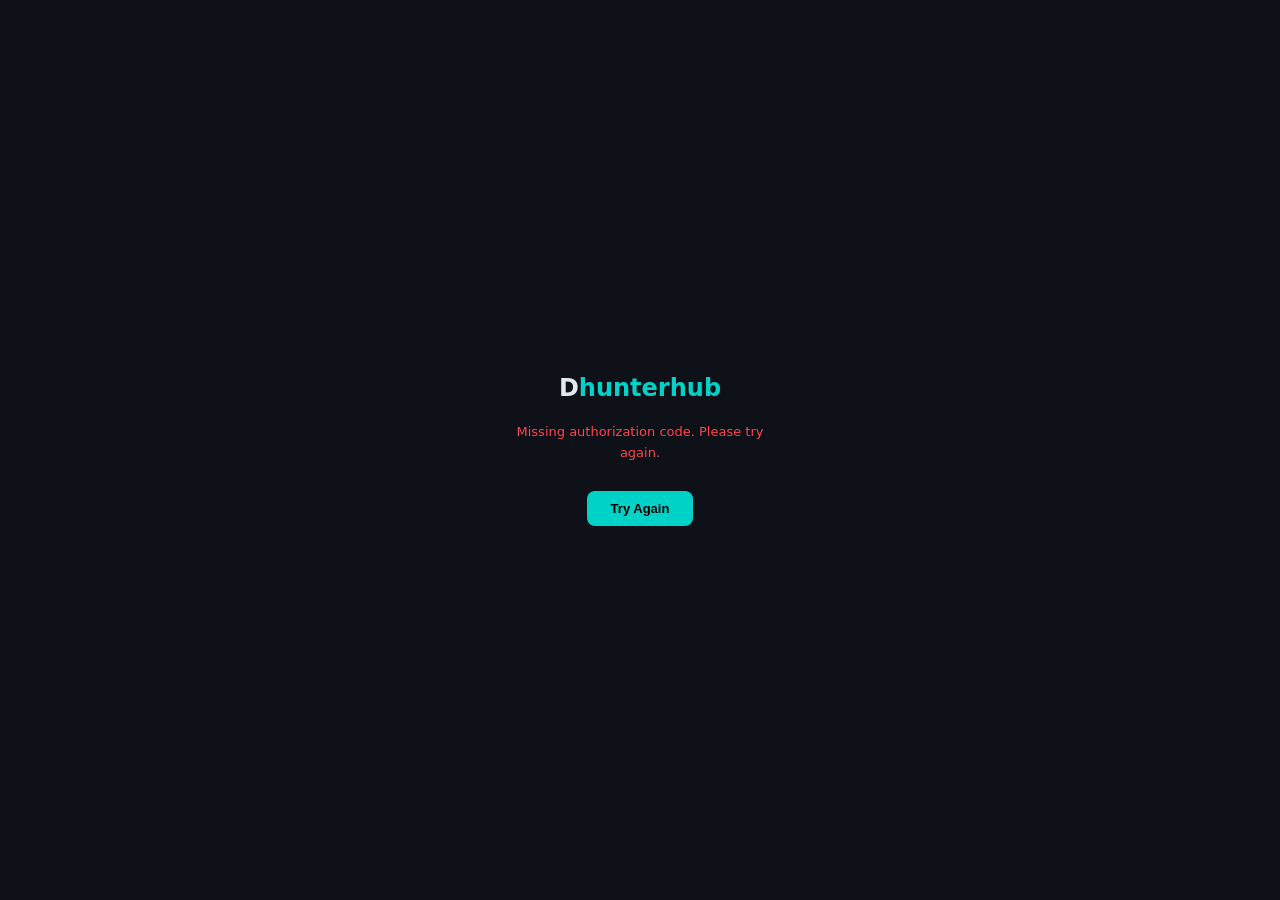
<file: callback.html>
<!DOCTYPE html>
<html lang="en">
<head>
    <meta charset="UTF-8">
    <meta name="viewport" content="width=device-width, initial-scale=1.0">
    <title>Dhunterhub | Connecting...</title>
    <style>
        *{box-sizing:border-box;margin:0;padding:0;}
        body{font-family:system-ui,sans-serif;background:#0e1118;color:#e2e8f0;height:100vh;display:flex;align-items:center;justify-content:center;flex-direction:column;gap:20px;}
        .logo{font-size:24px;font-weight:900;}
        .logo span{color:#00d2c8;}
        .spinner{width:44px;height:44px;border:3px solid #2d3748;border-top-color:#00d2c8;border-radius:50%;animation:spin .8s linear infinite;}
        @keyframes spin{to{transform:rotate(360deg);}}
        .msg{font-size:14px;color:#718096;}
        .err{color:#ff444f;font-size:13px;text-align:center;max-width:320px;line-height:1.6;padding:0 16px;}
        .btn{background:#00d2c8;color:#000;border:none;border-radius:8px;padding:10px 24px;font-weight:700;cursor:pointer;font-size:13px;display:none;margin-top:8px;}
    </style>
</head>
<body>
    <div class="logo">D<span>hunterhub</span></div>
    <div class="spinner" id="spinner"></div>
    <div class="msg" id="msg">Completing authorization...</div>
    <div class="err" id="err"></div>
    <button class="btn" id="retry-btn" onclick="window.location.href='/'">Try Again</button>
    <script>
    async function handleCallback() {
        const u       = new URL(window.location.href);
        const code    = u.searchParams.get('code');
        const state   = u.searchParams.get('state');
        const error   = u.searchParams.get('error');
        const errDesc = u.searchParams.get('error_description');
        const spinner  = document.getElementById('spinner');
        const msg      = document.getElementById('msg');
        const errEl    = document.getElementById('err');
        const retryBtn = document.getElementById('retry-btn');

        function showError(text) {
            spinner.style.display  = 'none';
            errEl.textContent      = text;
            retryBtn.style.display = 'block';
            msg.style.display      = 'none';
        }

        if (error)        { showError('Authorization failed: ' + (errDesc || error)); return; }
        if (!code||!state){ showError('Missing authorization code. Please try again.'); return; }

        try {
            msg.textContent = 'Exchanging authorization code...';
            const r    = await fetch('/api/oauth-callback', {
                method:  'POST',
                headers: {'Content-Type':'application/json'},
                body:    JSON.stringify({ code, state })
            });
            const data = await r.json();
            if (!r.ok) { showError(data.error || 'Token exchange failed. Please try again.'); return; }

            msg.textContent = 'Connected! Loading your account...';
            sessionStorage.setItem('deriv_access_token', data.access_token);
            if (data.expires_in) sessionStorage.setItem('deriv_token_expiry', Date.now() + (data.expires_in * 1000));
            window.location.replace('/');
        } catch(err) {
            showError('Connection error. Please check your internet and try again.');
            console.error(err);
        }
    }
    handleCallback();
    </script>
</body>
</html>
</file>
